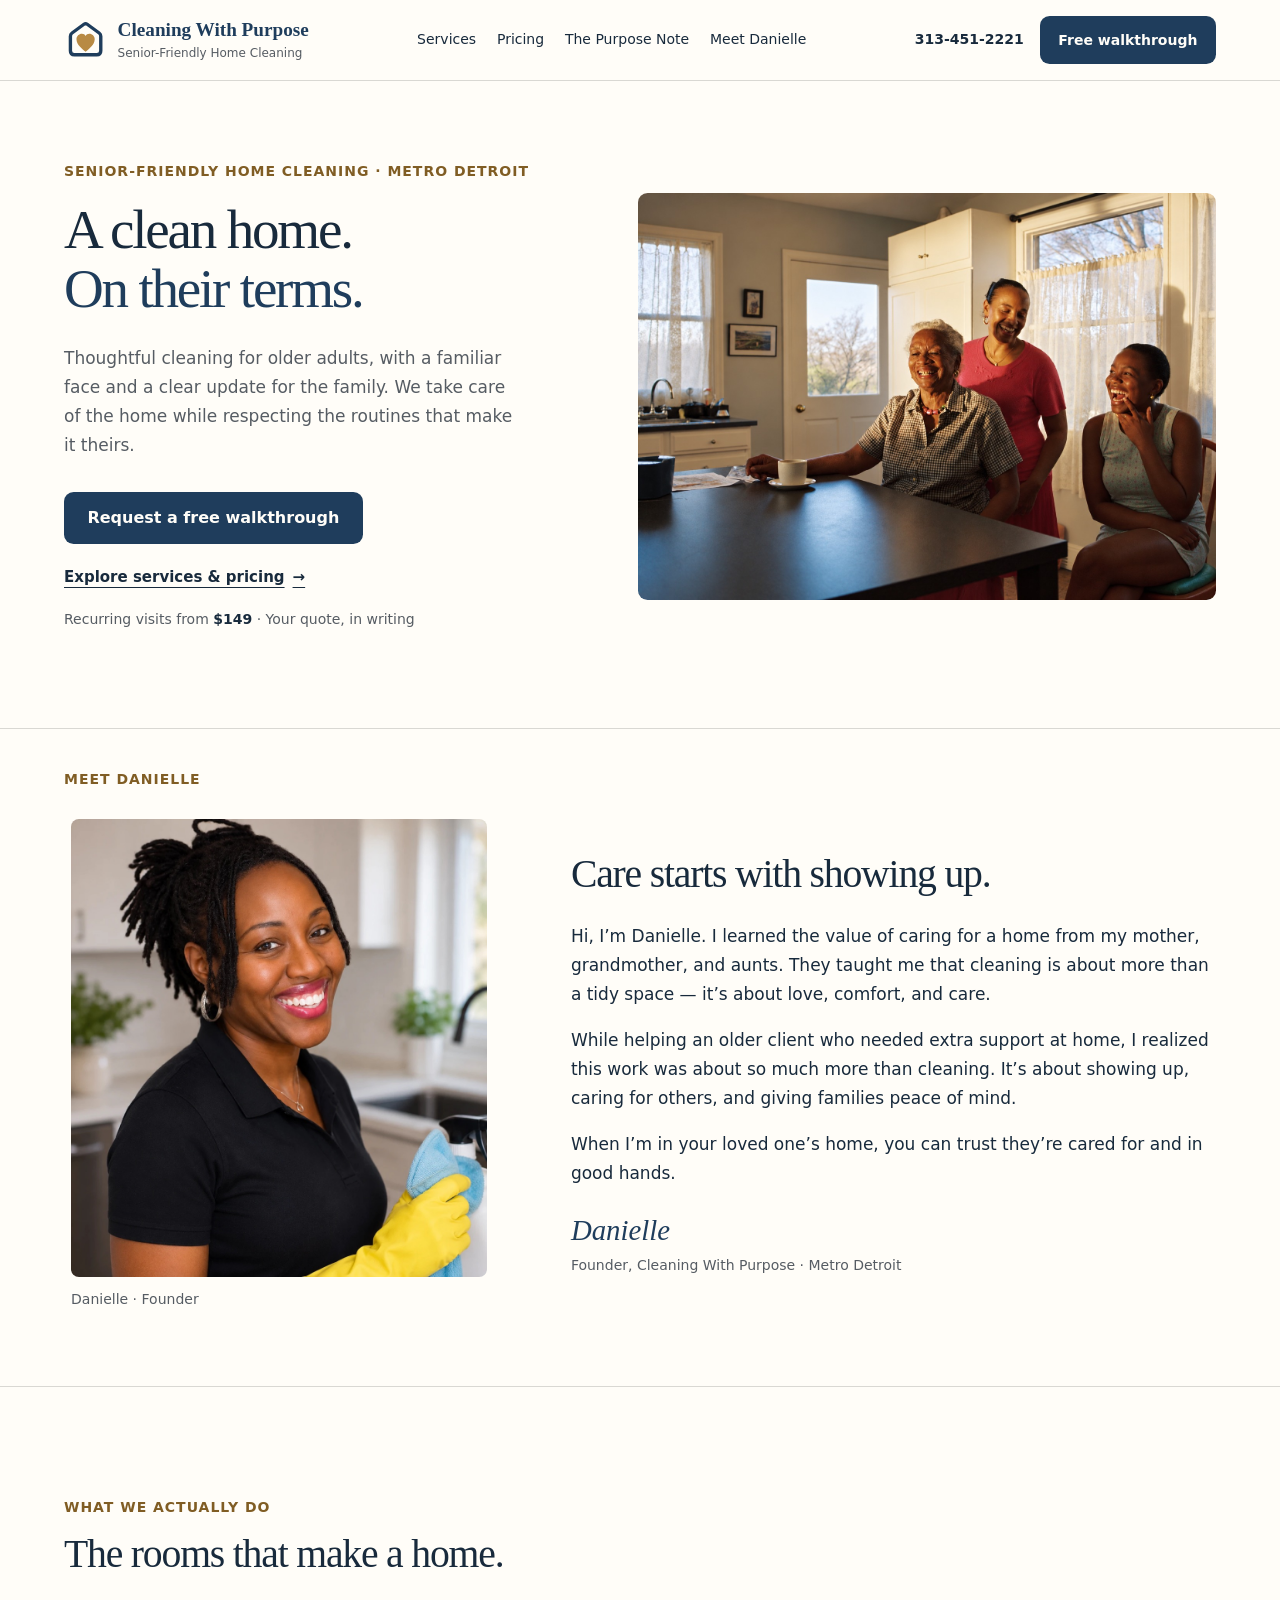
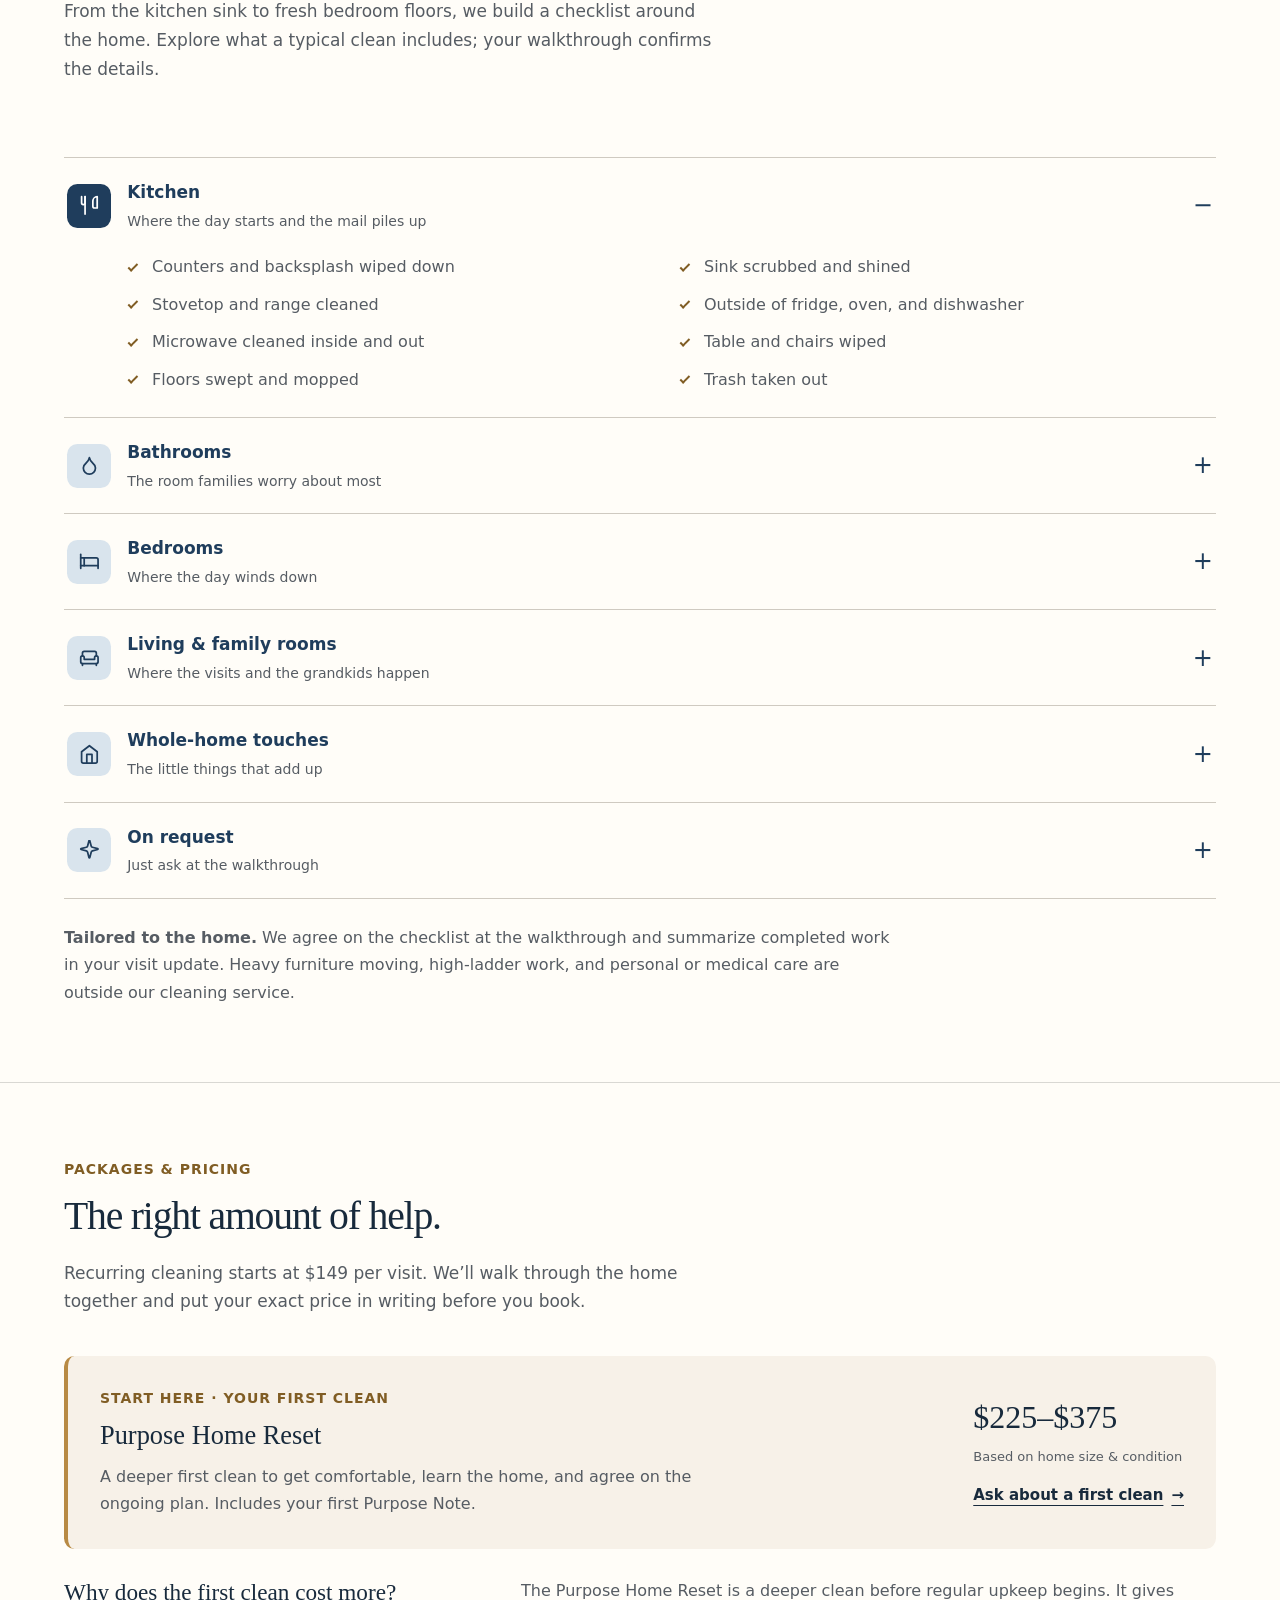
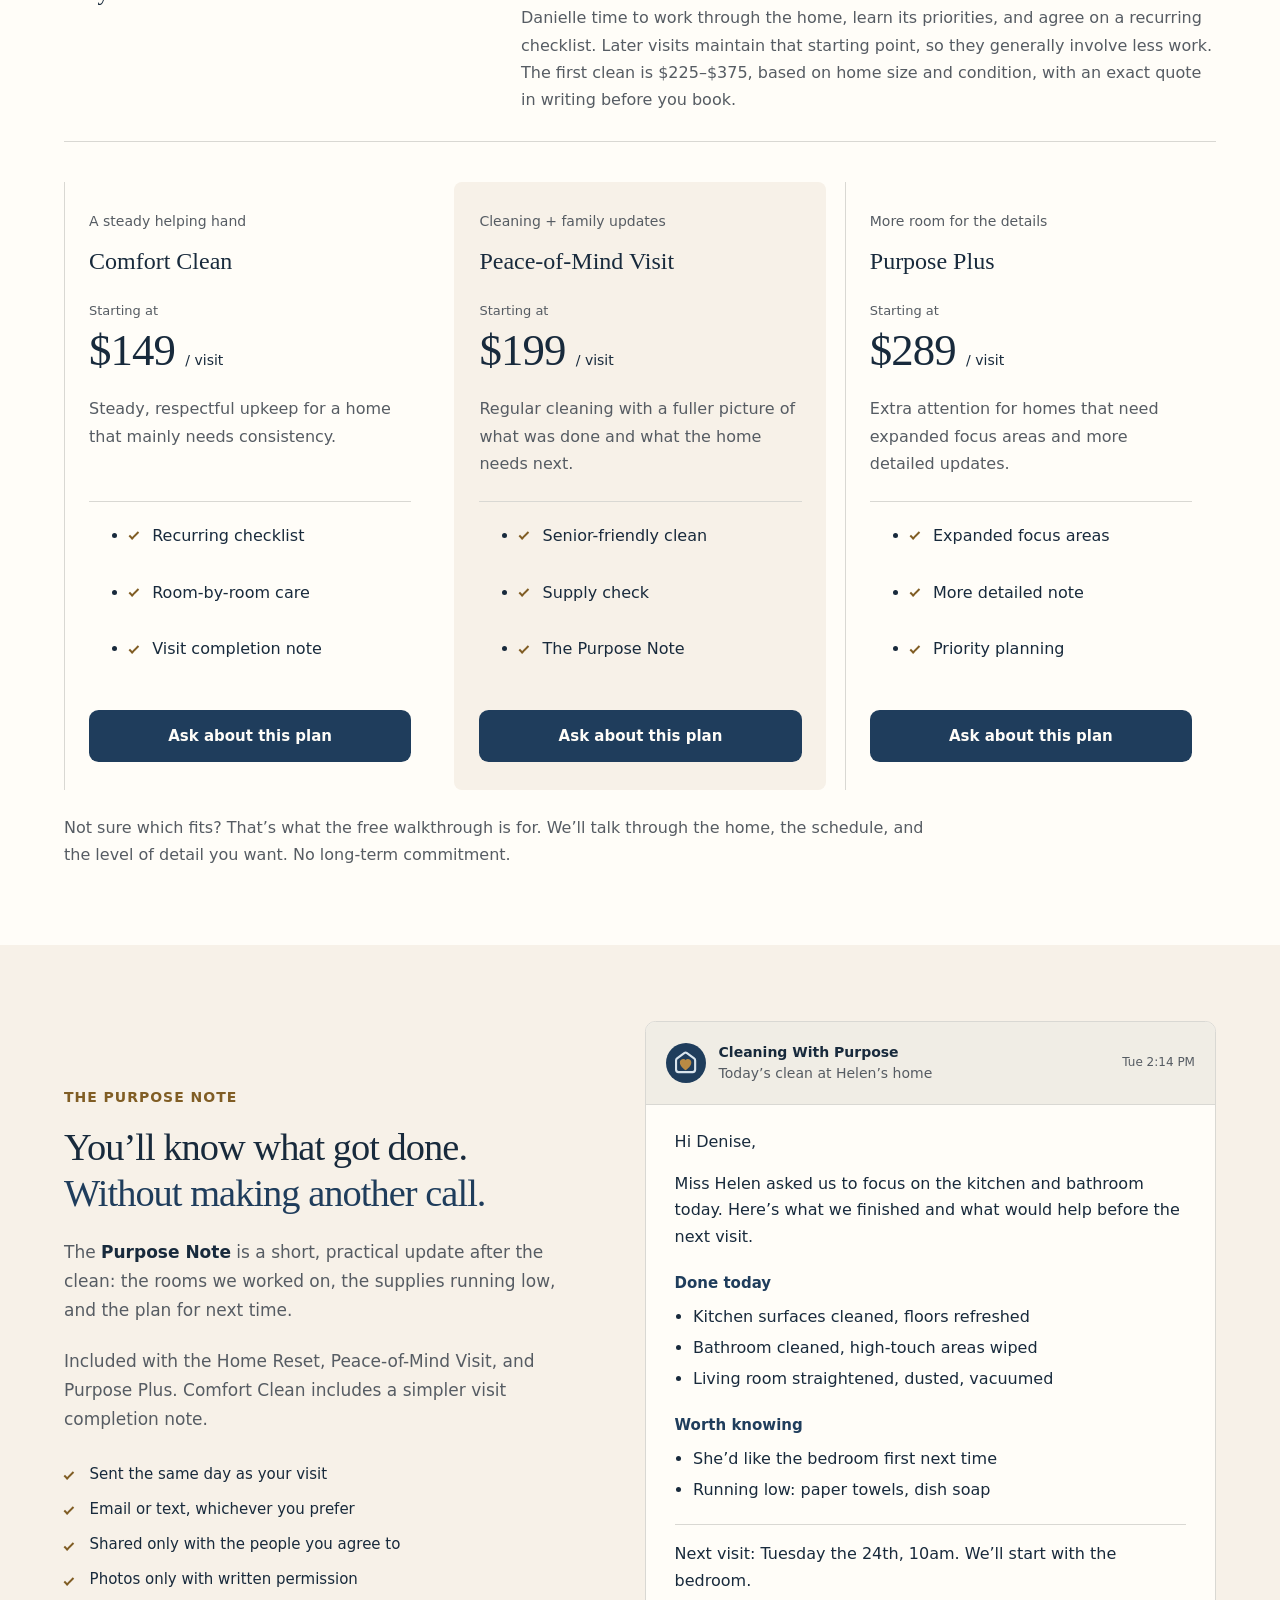
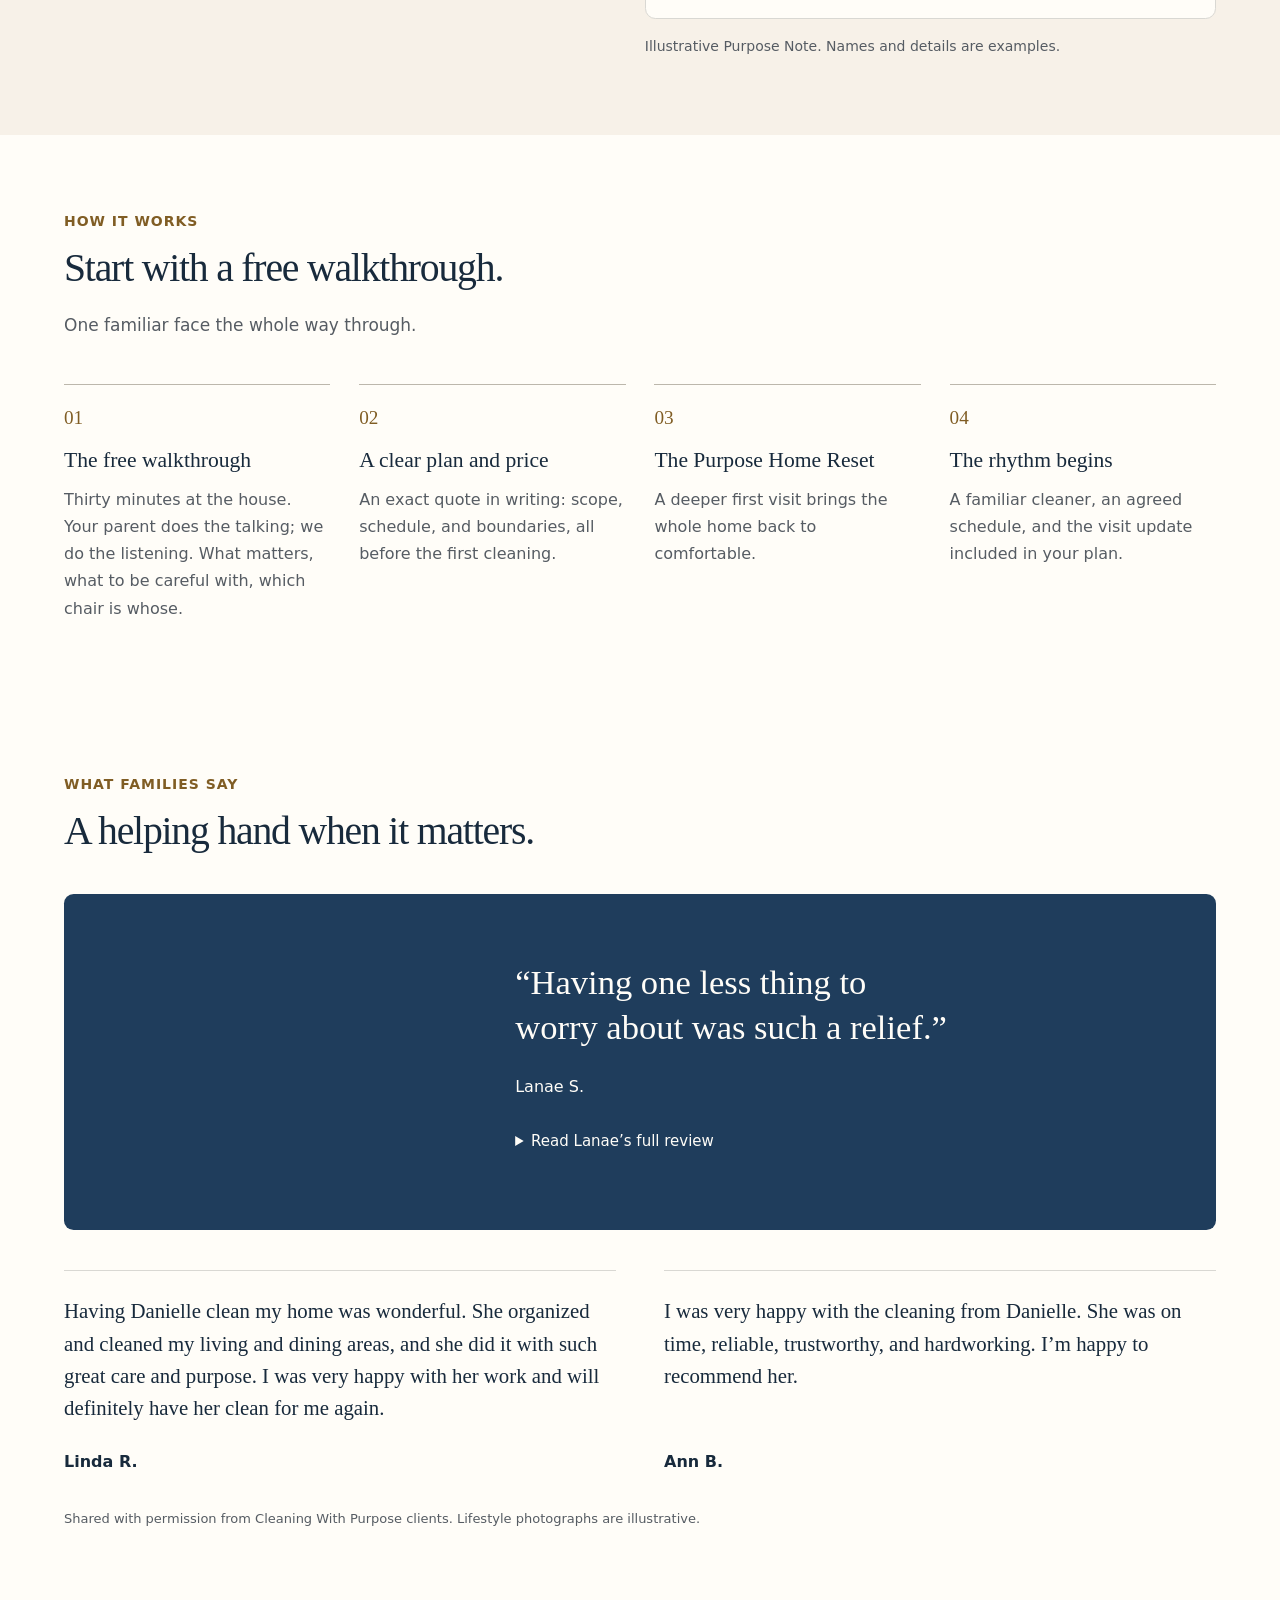
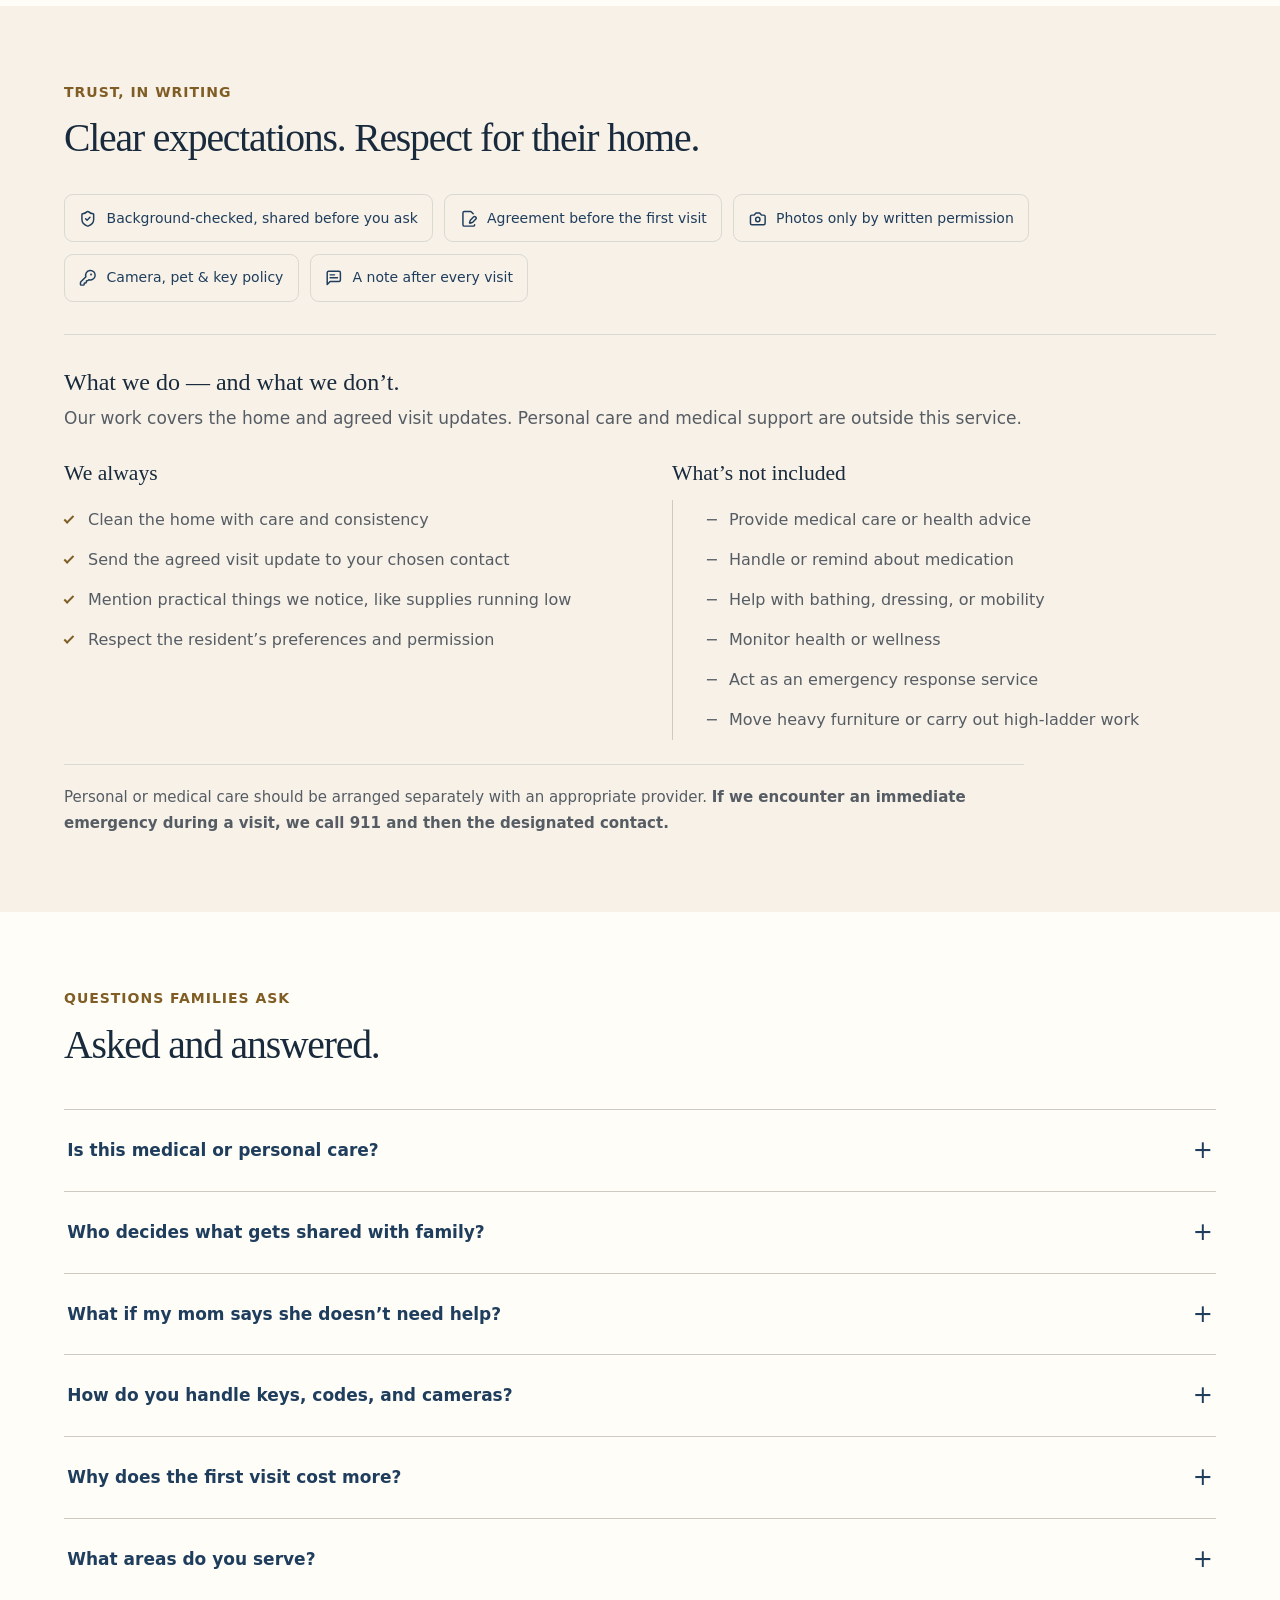
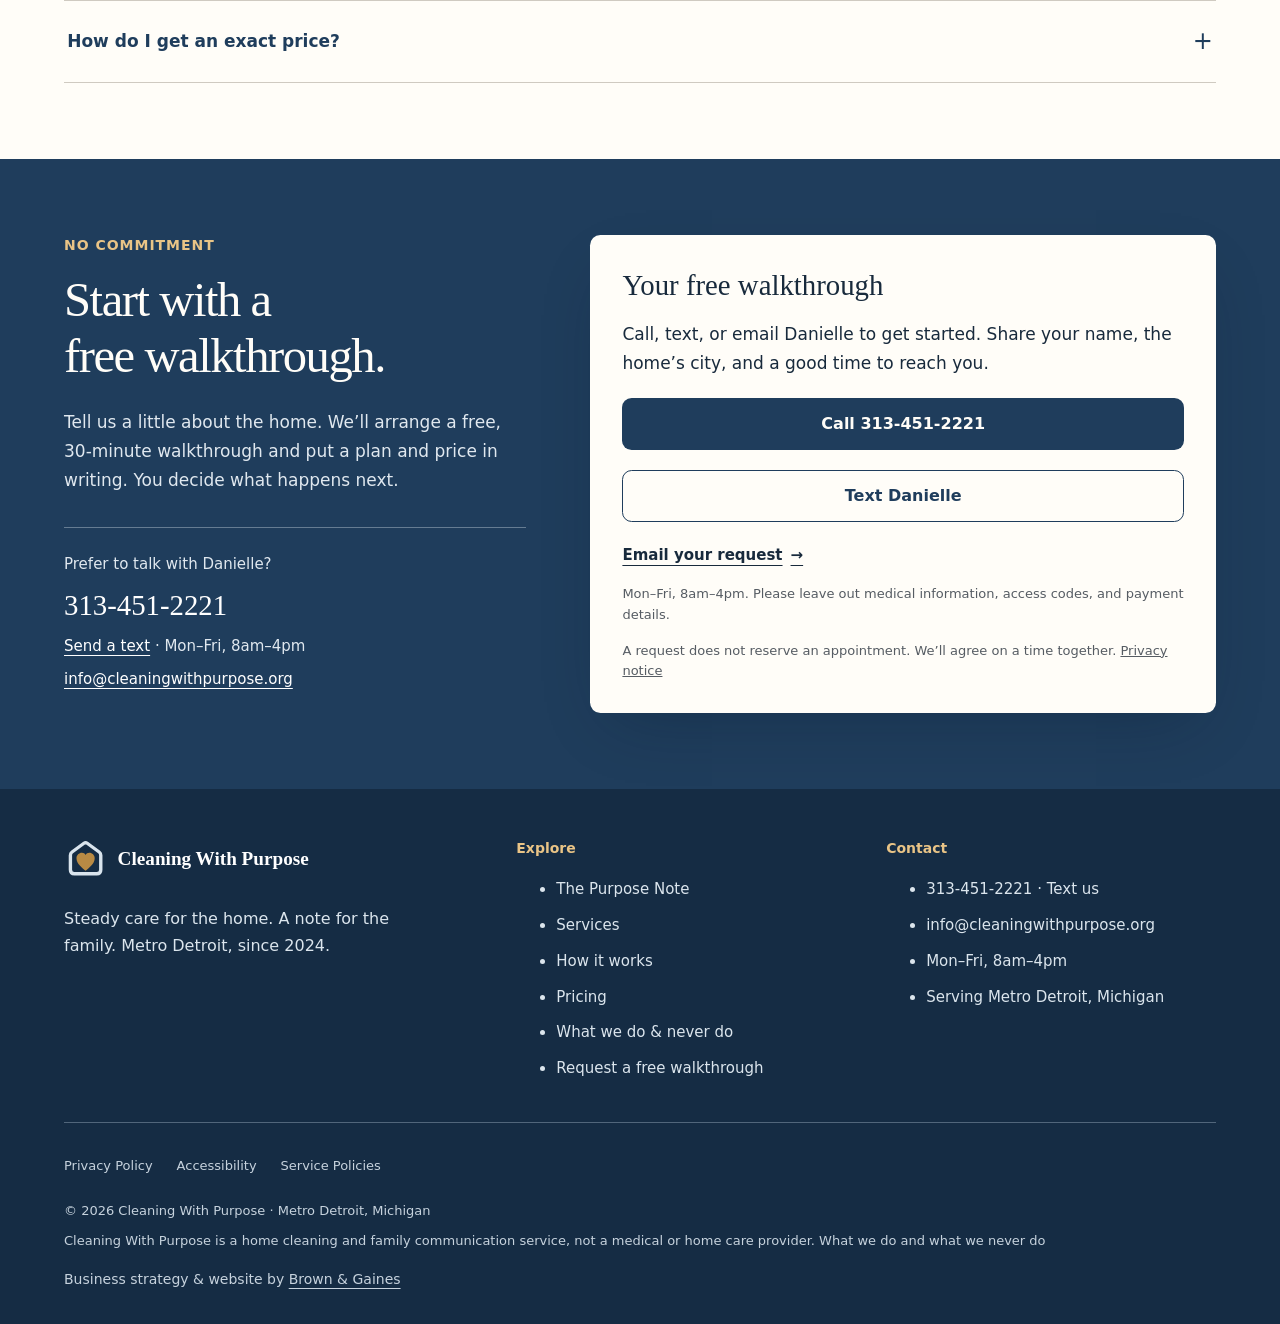
<file: index.html>
<!doctype html>
<html lang="en">
<head>
  <meta charset="UTF-8" />
  <meta http-equiv="Content-Security-Policy" content="default-src 'none'; script-src 'self' 'sha256-RWxbuo0mhsMdFYjve6i4T9tw5eZbkn97wxYijmNy1Wc='; style-src 'self' https://fonts.googleapis.com; font-src 'self' https://fonts.gstatic.com; img-src 'self'; connect-src 'self'; form-action 'self'; base-uri 'none'; object-src 'none'; frame-src 'none'; upgrade-insecure-requests" />
  <meta name="referrer" content="strict-origin-when-cross-origin" />
  <meta name="viewport" content="width=device-width, initial-scale=1.0" />
  <title>Senior Home Cleaning in Metro Detroit | Cleaning With Purpose</title>
  <meta name="description" content="Thoughtful home cleaning for older adults and their families across Metro Detroit. Recurring visits from $149, family updates, and a free walkthrough with a written quote." />
  <link rel="canonical" href="https://jbgainesiii-byte.github.io/cwpdetroit/" />
  <meta name="robots" content="index, follow, max-image-preview:large" />

  <!-- Open Graph -->
  <meta property="og:type" content="website" />
  <meta property="og:site_name" content="Cleaning With Purpose" />
  <meta property="og:locale" content="en_US" />
  <meta property="og:url" content="https://jbgainesiii-byte.github.io/cwpdetroit/" />
  <meta property="og:title" content="Senior Home Cleaning in Metro Detroit | Cleaning With Purpose" />
  <meta property="og:description" content="A clean home. On their terms. Senior-friendly cleaning across Metro Detroit, with a familiar face, family updates, and a free walkthrough." />
  <meta property="og:image" content="https://jbgainesiii-byte.github.io/cwpdetroit/assets/img/hero-kitchen.jpg" />

  <!-- Twitter -->
  <meta name="twitter:card" content="summary_large_image" />
  <meta name="twitter:title" content="Senior Home Cleaning in Metro Detroit | Cleaning With Purpose" />
  <meta name="twitter:description" content="A clean home. On their terms. Senior-friendly cleaning across Metro Detroit, with a familiar face, family updates, and a free walkthrough." />
  <meta name="twitter:image" content="https://jbgainesiii-byte.github.io/cwpdetroit/assets/img/hero-kitchen.jpg" />

  <meta name="theme-color" content="#1f3d5c" />

  <link rel="icon" type="image/svg+xml" href="assets/favicon.svg" />
  <link rel="preconnect" href="https://fonts.googleapis.com" />
  <link rel="preconnect" href="https://fonts.gstatic.com" crossorigin />
  <link rel="preload" as="image" href="assets/img/hero-kitchen-clear.jpg" fetchpriority="high" />
  <link href="https://fonts.googleapis.com/css2?family=Fraunces:ital,opsz,wght@0,9..144,500;0,9..144,600;1,9..144,500&amp;family=Inter:wght@400;500;600;700&amp;display=swap" rel="stylesheet" />
  <link rel="stylesheet" href="css/styles.css?v=20" />

  <!-- Structured data: LocalBusiness + Service + FAQ. Contact details match the visible site. -->
  <script type="application/ld+json">
{
  "@context": "https://schema.org",
  "@graph": [
    {
      "@type": "LocalBusiness",
      "@id": "https://jbgainesiii-byte.github.io/cwpdetroit/#business",
      "name": "Cleaning With Purpose",
      "description": "Senior-friendly home cleaning across Metro Detroit, with agreed visit updates for the household or family.",
      "url": "https://jbgainesiii-byte.github.io/cwpdetroit/",
      "telephone": "+1-313-451-2221",
      "email": "info@cleaningwithpurpose.org",
      "image": "https://jbgainesiii-byte.github.io/cwpdetroit/assets/img/hero-kitchen.jpg",
      "logo": "https://jbgainesiii-byte.github.io/cwpdetroit/assets/logo-mark.svg",
      "priceRange": "$$",
      "foundingDate": "2024",
      "address": {
        "@type": "PostalAddress",
        "addressLocality": "Detroit",
        "addressRegion": "MI",
        "addressCountry": "US"
      },
      "areaServed": [
        {
          "@type": "City",
          "name": "Detroit"
        },
        {
          "@type": "City",
          "name": "Dearborn"
        },
        {
          "@type": "City",
          "name": "Royal Oak"
        },
        {
          "@type": "City",
          "name": "Ferndale"
        },
        {
          "@type": "City",
          "name": "Southfield"
        },
        {
          "@type": "City",
          "name": "Troy"
        },
        {
          "@type": "City",
          "name": "Warren"
        },
        {
          "@type": "City",
          "name": "Grosse Pointe"
        },
        {
          "@type": "City",
          "name": "Livonia"
        }
      ],
      "openingHoursSpecification": [
        {
          "@type": "OpeningHoursSpecification",
          "dayOfWeek": [
            "Monday",
            "Tuesday",
            "Wednesday",
            "Thursday",
            "Friday"
          ],
          "opens": "08:00",
          "closes": "16:00"
        }
      ]
    },
    {
      "@type": "Service",
      "@id": "https://jbgainesiii-byte.github.io/cwpdetroit/#service",
      "serviceType": "Senior home cleaning",
      "name": "Senior-Friendly Home Cleaning",
      "provider": {
        "@id": "https://jbgainesiii-byte.github.io/cwpdetroit/#business"
      },
      "areaServed": {
        "@type": "Place",
        "name": "Metro Detroit, Michigan"
      },
      "hasOfferCatalog": {
        "@type": "OfferCatalog",
        "name": "Cleaning packages",
        "itemListElement": [
          {
            "@type": "Offer",
            "priceCurrency": "USD",
            "price": "225",
            "itemOffered": {
              "@type": "Service",
              "name": "Purpose Home Reset",
              "description": "The deeper first visit. From $225 to $375 by home size and condition."
            }
          },
          {
            "@type": "Offer",
            "priceCurrency": "USD",
            "price": "149",
            "itemOffered": {
              "@type": "Service",
              "name": "Comfort Clean",
              "description": "Recurring senior-friendly cleaning. From $149 per visit."
            }
          },
          {
            "@type": "Offer",
            "priceCurrency": "USD",
            "price": "199",
            "itemOffered": {
              "@type": "Service",
              "name": "Peace-of-Mind Visit",
              "description": "Recurring cleaning plus the Purpose Note. From $199 per visit."
            }
          },
          {
            "@type": "Offer",
            "priceCurrency": "USD",
            "price": "289",
            "itemOffered": {
              "@type": "Service",
              "name": "Purpose Plus",
              "description": "Recurring home cleaning with expanded focus areas and a more detailed Purpose Note. From $289 per visit."
            }
          }
        ]
      }
    },
    {
      "@type": "FAQPage",
      "@id": "https://jbgainesiii-byte.github.io/cwpdetroit/#faq",
      "mainEntity": [
        {
          "@type": "Question",
          "name": "Is this medical or personal care?",
          "acceptedAnswer": {
            "@type": "Answer",
            "text": "We provide home cleaning and agreed updates about the work. We do not provide personal care, medication support, health monitoring, or medical advice. Those services should be arranged separately with an appropriate provider."
          }
        },
        {
          "@type": "Question",
          "name": "Who decides what gets shared with family?",
          "acceptedAnswer": {
            "@type": "Answer",
            "text": "We agree with the resident, or their authorized representative where appropriate, on the cleaning priorities and who receives updates. The Purpose Note covers the home and the work completed. Photos require written permission; updates are never a secret from the person whose home it is."
          }
        },
        {
          "@type": "Question",
          "name": "What if my mom says she doesn’t need help?",
          "acceptedAnswer": {
            "@type": "Answer",
            "text": "The walkthrough is a chance to meet Danielle, ask questions, and decide what would actually help. Your parent can set the priorities and decide whether to go ahead. There is no obligation to book a clean."
          }
        },
        {
          "@type": "Question",
          "name": "How do you handle keys, codes, and cameras?",
          "acceptedAnswer": {
            "@type": "Answer",
            "text": "With a written access policy set before we arrive: keys, lockboxes, codes, parking, pets, all of it. Cameras in the home are completely fine with us."
          }
        },
        {
          "@type": "Question",
          "name": "Why does the first visit cost more?",
          "acceptedAnswer": {
            "@type": "Answer",
            "text": "The Purpose Home Reset is a deeper clean before regular upkeep begins. It gives Danielle time to work through the home, learn its priorities, and agree on a recurring checklist. Later visits maintain that starting point, so they generally involve less work. The first clean is $225–$375, based on home size and condition, with an exact quote in writing before you book."
          }
        },
        {
          "@type": "Question",
          "name": "What areas do you serve?",
          "acceptedAnswer": {
            "@type": "Answer",
            "text": "We serve Metro Detroit and the surrounding communities: Detroit, Dearborn, Royal Oak, Ferndale, Southfield, Troy, Warren, Grosse Pointe, and Livonia. Share the home’s city or ZIP with your request so we can confirm availability."
          }
        },
        {
          "@type": "Question",
          "name": "How do I get an exact price?",
          "acceptedAnswer": {
            "@type": "Answer",
            "text": "Book the free walkthrough below: thirty minutes at the house. You’ll have a clear plan and an exact quote in writing before anything is booked."
          }
        }
      ]
    }
  ]
}
  </script>
</head>
<body>
  <a class="skip-link" href="#main">Skip to content</a>

  <header class="site-header">
    <div class="container site-header__inner">
      <a class="brand" href="#top" aria-label="Cleaning With Purpose — home">
        <span class="brand__mark"><svg viewBox="0 0 64 64" xmlns="http://www.w3.org/2000/svg" role="img" aria-label="Cleaning With Purpose mark"><path d="M15.5 54.5 L48.5 54.5 Q54.5 54.5 54.5 48.5 L54.5 27 Q54.5 24 52.08 22.23 L34.42 9.27 Q32 7.5 29.58 9.27 L11.92 22.23 Q9.5 24 9.5 27 L9.5 48.5 Q9.5 54.5 15.5 54.5 Z" fill="none" stroke="#1F3D5C" stroke-width="5" stroke-linecap="round" stroke-linejoin="round"/><path d="M32 50.06 C27.27 46.01 18.5 39.93 18.5 31.5 C18.5 27.05 22.13 23.4 26.6 23.4 C28.96 23.4 30.98 24.62 32 26.51 C33.02 24.62 35.04 23.4 37.4 23.4 C41.87 23.4 45.5 27.05 45.5 31.5 C45.5 39.93 36.73 46.01 32 50.06 Z" fill="#B88A44"/></svg></span>
        <span>
          <span class="brand__name">Cleaning With Purpose</span>
          <span class="brand__tag">Senior-Friendly Home Cleaning</span>
        </span>
      </a>
      <nav class="site-nav" aria-label="Primary">
        <a href="#services">Services</a>
        <a href="#pricing">Pricing</a>
        <a href="#note">The Purpose Note</a>
        <a href="#founder">Meet Danielle</a>
      </nav>
      <div class="header-actions">
        <a class="header-phone" href="tel:+13134512221">313-451-2221</a>
        <a class="btn btn--primary" href="#request">Free walkthrough</a>
      </div>
      <button class="nav-toggle" type="button" aria-expanded="false" aria-controls="mobile-nav" aria-label="Open menu" hidden>
        <svg viewBox="0 0 24 24" width="22" height="22" fill="none" stroke="currentColor" stroke-width="2" stroke-linecap="round" aria-hidden="true"><path d="M4 7h16M4 12h16M4 17h16"/></svg>
      </button>
    </div>
    <nav class="mobile-nav" id="mobile-nav" aria-label="Mobile">
      <a href="#note">The Purpose Note</a>
      <a href="#services">Services</a>
      <a href="#how">How it works</a>
      <a href="#pricing">Pricing</a>
      <a href="#founder">Meet Danielle</a>
      <a href="#faq">FAQ</a>
      <a href="tel:+13134512221">Call 313-451-2221</a>
      <a class="btn btn--primary" href="#request">Request a free walkthrough</a>
    </nav>
  </header>

  <main id="main">
    <section class="hero" id="top" aria-labelledby="hero-title">
      <div class="container hero__layout">
        <div class="hero__inner">
          <p class="eyebrow">Senior-friendly home cleaning &middot; Metro Detroit</p>
          <h1 id="hero-title">A clean home.<br /><em>On their terms.</em></h1>
          <p class="hero__sub">Thoughtful cleaning for older adults, with a familiar face and a clear update for the family. We take care of the home while respecting the routines that make it theirs.</p>
          <div class="hero__ctas">
            <a class="btn btn--primary" href="#request">Request a free walkthrough</a>
            <a class="text-link" href="#pricing">Explore services &amp; pricing <span aria-hidden="true">&rarr;</span></a>
          </div>
          <p class="hero__meta">Recurring visits from <strong>$149</strong> &middot; Your quote, in writing</p>
        </div>
        <figure class="hero__photo">
          <img class="hero__img" src="assets/img/hero-kitchen-clear.jpg" alt="Three generations sharing a laugh around the kitchen table" width="1495" height="1052" fetchpriority="high" />
        </figure>
      </div>
    </section>

    <section class="section section--white" id="founder">
      <div class="container">
        <p class="eyebrow">Meet Danielle</p>
        <div class="letter-grid">
          <div>
            <div class="photo-frame">

              <img src="assets/img/danielle.jpg" alt="Danielle, founder of Cleaning With Purpose" width="1100" height="1100" loading="lazy" decoding="async" />
              <p class="cap">Danielle &middot; Founder</p>
            </div>
          </div>
          <div class="letter">
            <h2 class="section-title">Care starts with showing up.</h2>
            <p>Hi, I’m Danielle. I learned the value of caring for a home from my mother, grandmother, and aunts. They taught me that cleaning is about more than a tidy space — it’s about love, comfort, and care.</p>
            <p>While helping an older client who needed extra support at home, I realized this work was about so much more than cleaning. It’s about showing up, caring for others, and giving families peace of mind.</p>
            <p>When I’m in your loved one’s home, you can trust they’re cared for and in good hands.</p>

            <p class="sig">Danielle</p>
            <p class="sig-note">Founder, Cleaning With Purpose &middot; Metro Detroit</p>
          </div>
        </div>
      </div>
    </section>

    <section class="section section--white" id="services">
      <div class="container">
        <div class="services-intro"><div><p class="eyebrow">What we actually do</p>
        <h2 class="section-title">The rooms that make a home.</h2>
        <p class="section-intro">From the kitchen sink to fresh bedroom floors, we build a checklist around the home. Explore what a typical clean includes; your walkthrough confirms the details.</p>
        </div><figure class="detail-photo"><img src="assets/img/towels-detail.jpg" alt="Neatly folded ivory towels on a sunlit wooden shelf" width="1536" height="1024" loading="lazy" decoding="async" /></figure></div>
        <div class="rooms">
          <details class="faq room" open>
            <summary><span class="room-ic"><svg viewBox="0 0 24 24" fill="none" stroke="currentColor" stroke-width="2" stroke-linecap="round" stroke-linejoin="round" aria-hidden="true"><path d="M3 2v7c0 1.1.9 2 2 2a2 2 0 0 0 2-2V2"/><path d="M7 2v20"/><path d="M21 15V2a5 5 0 0 0-5 5v6c0 1.1.9 2 2 2h3Z"/></svg></span><span class="room-txt">Kitchen<span class="room-sub">Where the day starts and the mail piles up</span></span></summary>
            <ul class="room-tasks">
              <li>Counters and backsplash wiped down</li>
              <li>Sink scrubbed and shined</li>
              <li>Stovetop and range cleaned</li>
              <li>Outside of fridge, oven, and dishwasher</li>
              <li>Microwave cleaned inside and out</li>
              <li>Table and chairs wiped</li>
              <li>Floors swept and mopped</li>
              <li>Trash taken out</li>
            </ul>
          </details>
          <details class="faq room">
            <summary><span class="room-ic"><svg viewBox="0 0 24 24" fill="none" stroke="currentColor" stroke-width="2" stroke-linecap="round" stroke-linejoin="round" aria-hidden="true"><path d="M12 22a7 7 0 0 0 7-7c0-2-1-3.9-3-5.5s-3.5-4-4-6.5c-.5 2.5-2 4.9-4 6.5C6 11.1 5 13 5 15a7 7 0 0 0 7 7z"/></svg></span><span class="room-txt">Bathrooms<span class="room-sub">The room families worry about most</span></span></summary>
            <ul class="room-tasks">
              <li>Toilet cleaned and sanitized</li>
              <li>Tub and shower scrubbed</li>
              <li>Sink, counter, and faucet</li>
              <li>Mirror polished</li>
              <li>Fixtures and handles shined</li>
              <li>Floors washed</li>
              <li>Trash emptied</li>
              <li>Fresh towels set out, if left for us</li>
            </ul>
          </details>
          <details class="faq room">
            <summary><span class="room-ic"><svg viewBox="0 0 24 24" fill="none" stroke="currentColor" stroke-width="2" stroke-linecap="round" stroke-linejoin="round" aria-hidden="true"><path d="M2 4v16"/><path d="M2 8h18a2 2 0 0 1 2 2v10"/><path d="M2 17h20"/><path d="M6 8v9"/></svg></span><span class="room-txt">Bedrooms<span class="room-sub">Where the day winds down</span></span></summary>
            <ul class="room-tasks">
              <li>Beds made (linens changed when left out)</li>
              <li>Nightstands and surfaces dusted</li>
              <li>Mirrors and glass</li>
              <li>A gentle tidy and reset</li>
              <li>Floors vacuumed or mopped</li>
              <li>Trash emptied</li>
            </ul>
          </details>
          <details class="faq room">
            <summary><span class="room-ic"><svg viewBox="0 0 24 24" fill="none" stroke="currentColor" stroke-width="2" stroke-linecap="round" stroke-linejoin="round" aria-hidden="true"><path d="M20 9V6a2 2 0 0 0-2-2H6a2 2 0 0 0-2 2v3"/><path d="M2 11v5a2 2 0 0 0 2 2h16a2 2 0 0 0 2-2v-5a2 2 0 0 0-4 0v2H6v-2a2 2 0 0 0-4 0Z"/><path d="M4 18v2"/><path d="M20 18v2"/></svg></span><span class="room-txt">Living &amp; family rooms<span class="room-sub">Where the visits and the grandkids happen</span></span></summary>
            <ul class="room-tasks">
              <li>Dusting, including reachable high-touch spots</li>
              <li>Surfaces and side tables</li>
              <li>Cushions and throws straightened</li>
              <li>Glass tables and TV screens</li>
              <li>Floors vacuumed or mopped</li>
              <li>A light tidy, nothing moved without asking</li>
            </ul>
          </details>
          <details class="faq room">
            <summary><span class="room-ic"><svg viewBox="0 0 24 24" fill="none" stroke="currentColor" stroke-width="2" stroke-linecap="round" stroke-linejoin="round" aria-hidden="true"><path d="m3 9 9-7 9 7v11a2 2 0 0 1-2 2H5a2 2 0 0 1-2-2z"/><path d="M9 22V12h6v10"/></svg></span><span class="room-txt">Whole-home touches<span class="room-sub">The little things that add up</span></span></summary>
            <ul class="room-tasks">
              <li>Light switches, door handles, and railings</li>
              <li>Baseboards (on a rotating schedule)</li>
              <li>Interior glass and entryways</li>
              <li>A supply check for what&rsquo;s running low</li>
            </ul>
          </details>
          <details class="faq room">
            <summary><span class="room-ic"><svg viewBox="0 0 24 24" fill="none" stroke="currentColor" stroke-width="2" stroke-linecap="round" stroke-linejoin="round" aria-hidden="true"><path d="M9.94 14.06A2 2 0 0 0 8.5 12.6L2.4 11a.5.5 0 0 1 0-.97L8.5 8.4A2 2 0 0 0 9.94 6.94L11.5.8a.5.5 0 0 1 .97 0l1.57 6.14A2 2 0 0 0 15.5 8.4l6.1 1.63a.5.5 0 0 1 0 .97L15.5 12.6a2 2 0 0 0-1.44 1.46L12.47 20.2a.5.5 0 0 1-.97 0z"/></svg></span><span class="room-txt">On request<span class="room-sub">Just ask at the walkthrough</span></span></summary>
            <ul class="room-tasks">
              <li>Inside the fridge</li>
              <li>Inside the oven</li>
              <li>Interior windows</li>
              <li>Laundry washed or folded</li>
              <li>Light decluttering, only with permission</li>
              <li>Seasonal deep-clean focus areas</li>
            </ul>
          </details>
        </div>
        <p class="rooms-note"><strong>Tailored to the home.</strong> We agree on the checklist at the walkthrough and summarize completed work in your visit update. Heavy furniture moving, high-ladder work, and personal or medical care are outside our cleaning service.</p>
      </div>
    </section>

    <section class="section section--white" id="pricing">
      <div class="container">
        <p class="eyebrow">Packages &amp; pricing</p>
        <h2 class="section-title">The right amount of help.</h2>
        <p class="section-intro">Recurring cleaning starts at $149 per visit. We&rsquo;ll walk through the home together and put your exact price in writing before you book.</p>
        <article class="reset-plan">
          <div><p class="eyebrow">Start here &middot; Your first clean</p><h3>Purpose Home Reset</h3><p>A deeper first clean to get comfortable, learn the home, and agree on the ongoing plan. Includes your first Purpose Note.</p></div>
          <div class="reset-plan__action"><p class="reset-plan__price">$225&ndash;$375</p><span>Based on home size &amp; condition</span><a class="text-link" href="#request" data-plan="Purpose Home Reset">Ask about a first clean <span aria-hidden="true">&rarr;</span></a></div>
        </article>
        <div class="first-visit-explainer" id="first-visit"><h3>Why does the first clean cost more?</h3><p>The Purpose Home Reset is a deeper clean before regular upkeep begins. It gives Danielle time to work through the home, learn its priorities, and agree on a recurring checklist. Later visits maintain that starting point, so they generally involve less work. The first clean is $225–$375, based on home size and condition, with an exact quote in writing before you book.</p></div>
        <div class="pricing-grid">
          <article class="plan">
            <p class="plan__eyebrow">A steady helping hand</p>
            <h3 class="plan__name">Comfort Clean</h3>
            <p class="plan__price"><small>Starting at</small>$149 <span>/ visit</span></p>
            <p class="plan__for">Steady, respectful upkeep for a home that mainly needs consistency.</p>
            <ul>
              <li>Recurring checklist</li>
              <li>Room-by-room care</li>
              <li>Visit completion note</li>
            </ul>
            <a class="btn btn--primary" href="#request" data-plan="Comfort Clean" aria-label="Ask about Comfort Clean">Ask about this plan</a>
          </article>
          <article class="plan plan--featured">
            <p class="plan__eyebrow">Cleaning + family updates</p>
            <h3 class="plan__name">Peace-of-Mind Visit</h3>
            <p class="plan__price"><small>Starting at</small>$199 <span>/ visit</span></p>
            <p class="plan__for">Regular cleaning with a fuller picture of what was done and what the home needs next.</p>
            <ul>
              <li>Senior-friendly clean</li>
              <li>Supply check</li>
              <li>The Purpose Note</li>
            </ul>
            <a class="btn btn--primary" href="#request" data-plan="Peace-of-Mind Visit" aria-label="Ask about Peace-of-Mind Visit">Ask about this plan</a>
          </article>
          <article class="plan">
            <p class="plan__eyebrow">More room for the details</p>
            <h3 class="plan__name">Purpose Plus</h3>
            <p class="plan__price"><small>Starting at</small>$289 <span>/ visit</span></p>
            <p class="plan__for">Extra attention for homes that need expanded focus areas and more detailed updates.</p>
            <ul>
              <li>Expanded focus areas</li>
              <li>More detailed note</li>
              <li>Priority planning</li>
            </ul>
            <a class="btn btn--primary" href="#request" data-plan="Purpose Plus" aria-label="Ask about Purpose Plus">Ask about this plan</a>
          </article>
        </div>
        <p class="pricing-note">Not sure which fits? That&rsquo;s what the free walkthrough is for. We&rsquo;ll talk through the home, the schedule, and the level of detail you want. No long-term commitment.</p>
      </div>
    </section>

    <section class="section section--cream note-section" id="note">
      <div class="container">
        <div class="note-grid">
          <div class="note-copy">
            <p class="eyebrow">The Purpose Note</p>
            <h2 class="statement">You&rsquo;ll know what got done.<br /><em>Without making another call.</em></h2>
            <p>The <strong>Purpose Note</strong> is a short, practical update after the clean: the rooms we worked on, the supplies running low, and the plan for next time.</p>
            <p>Included with the Home Reset, Peace-of-Mind Visit, and Purpose Plus. Comfort Clean includes a simpler visit completion note.</p>
            <ul class="note-points">
              <li>Sent the same day as your visit</li>
              <li>Email or text, whichever you prefer</li>
              <li>Shared only with the people you agree to</li>
              <li>Photos only with written permission</li>
            </ul>
          </div>
          <div>
            <article class="email" aria-label="Sample Purpose Note">
              <div class="email__bar">
                <span class="email__avatar" aria-hidden="true"><svg viewBox="0 0 64 64" xmlns="http://www.w3.org/2000/svg"><path d="M15.5 54.5 L48.5 54.5 Q54.5 54.5 54.5 48.5 L54.5 27 Q54.5 24 52.08 22.23 L34.42 9.27 Q32 7.5 29.58 9.27 L11.92 22.23 Q9.5 24 9.5 27 L9.5 48.5 Q9.5 54.5 15.5 54.5 Z" fill="none" stroke="#D9E4ED" stroke-width="5" stroke-linecap="round" stroke-linejoin="round"/><path d="M32 50.06 C27.27 46.01 18.5 39.93 18.5 31.5 C18.5 27.05 22.13 23.4 26.6 23.4 C28.96 23.4 30.98 24.62 32 26.51 C33.02 24.62 35.04 23.4 37.4 23.4 C41.87 23.4 45.5 27.05 45.5 31.5 C45.5 39.93 36.73 46.01 32 50.06 Z" fill="#B88A44"/></svg></span>
                <span class="email__meta">
                  <span class="email__from">Cleaning With Purpose</span>
                  <span class="email__subject">Today&rsquo;s clean at Helen&rsquo;s home</span>
                </span>
                <span class="email__time">Tue 2:14 PM</span>
              </div>
              <div class="email__body">
                <p>Hi Denise,</p>
                <p>Miss Helen asked us to focus on the kitchen and bathroom today. Here&rsquo;s what we finished and what would help before the next visit.</p>
                <h3>Done today</h3>
                <ul>
                  <li>Kitchen surfaces cleaned, floors refreshed</li>
                  <li>Bathroom cleaned, high-touch areas wiped</li>
                  <li>Living room straightened, dusted, vacuumed</li>
                </ul>
                <h3>Worth knowing</h3>
                <ul>
                  <li>She&rsquo;d like the bedroom first next time</li>
                  <li>Running low: paper towels, dish soap</li>
                </ul>
                <p class="email__next">Next visit: Tuesday the 24th, 10am. We&rsquo;ll start with the bedroom.</p>
              </div>
            </article>
            <p class="email__caption">Illustrative Purpose Note. Names and details are examples.</p>
          </div>
        </div>
      </div>
    </section>

    <section class="section section--white" id="how">
      <div class="container">
        <p class="eyebrow">How it works</p>
        <h2 class="section-title">Start with a free walkthrough.</h2>
        <p class="section-intro">One familiar face the whole way through.</p>
        <ol class="steps">
          <li class="step">
            <p class="step__num">01</p>
            <h3>The free walkthrough</h3>
            <p>Thirty minutes at the house. Your parent does the talking; we do the listening. What matters, what to be careful with, which chair is whose.</p>
          </li>
          <li class="step">
            <p class="step__num">02</p>
            <h3>A clear plan and price</h3>
            <p>An exact quote in writing: scope, schedule, and boundaries, all before the first cleaning.</p>
          </li>
          <li class="step">
            <p class="step__num">03</p>
            <h3>The Purpose Home Reset</h3>
            <p>A deeper first visit brings the whole home back to comfortable.</p>
          </li>
          <li class="step">
            <p class="step__num">04</p>
            <h3>The rhythm begins</h3>
            <p>A familiar cleaner, an agreed schedule, and the visit update included in your plan.</p>
          </li>
        </ol>
      </div>
    </section>

    <section class="section section--white" id="testimonials" aria-labelledby="reviews-title">
      <div class="container">
        <p class="eyebrow">What families say</p>
        <h2 class="section-title" id="reviews-title">A helping hand when it matters.</h2>
        <div class="review-feature">
          <figure class="review-detail"><img src="assets/img/throw-detail.jpg" alt="A hand gently straightening a cream throw on a navy chair" width="1536" height="1024" loading="lazy" decoding="async" /></figure>
          <article class="review-story"><blockquote class="review-pullquote">&ldquo;Having one less thing to worry about was such a relief.&rdquo;</blockquote><p class="review-author">Lanae S.</p>
            <details class="full-review"><summary>Read Lanae&rsquo;s full review</summary><blockquote>When I was going through a difficult season and needed extra support at home, Danielle stepped in and took care of the cleaning with so much care and compassion. Having one less thing to worry about was such a relief. She made sure my home was cared for while allowing me to focus on what I needed most. It was more than having a clean home—it was having a helping hand when I truly needed one.</blockquote></details>
          </article>
        </div>
        <div class="tcards"><article class="tcard"><blockquote>Having Danielle clean my home was wonderful. She organized and cleaned my living and dining areas, and she did it with such great care and purpose. I was very happy with her work and will definitely have her clean for me again.</blockquote><p class="who"><b>Linda R.</b></p></article>
<article class="tcard"><blockquote>I was very happy with the cleaning from Danielle. She was on time, reliable, trustworthy, and hardworking. I’m happy to recommend her.</blockquote><p class="who"><b>Ann B.</b></p></article></div>
        <p class="testimonials-note">Shared with permission from Cleaning With Purpose clients. Lifestyle photographs are illustrative.</p>
      </div>
    </section>

    <section class="section section--white" id="trust">
      <div class="container">
        <p class="eyebrow">Trust, in writing</p>
        <h2 class="section-title">Clear expectations. Respect for their home.</h2>
        <ul class="trust-strip">
          <li class="trust-chip"><svg viewBox="0 0 24 24" fill="none" stroke="currentColor" stroke-width="2" stroke-linecap="round" stroke-linejoin="round" aria-hidden="true"><path d="M20 13c0 5-3.5 7.5-7.66 8.95a1 1 0 0 1-.67-.01C7.5 20.5 4 18 4 13V6a1 1 0 0 1 1-1c2 0 4.5-1.2 6.24-2.72a1.17 1.17 0 0 1 1.52 0C14.51 3.81 17 5 19 5a1 1 0 0 1 1 1z"/><path d="m9 12 2 2 4-4"/></svg>Background-checked, shared before you ask</li>
          <li class="trust-chip"><svg viewBox="0 0 24 24" fill="none" stroke="currentColor" stroke-width="2" stroke-linecap="round" stroke-linejoin="round" aria-hidden="true"><path d="m18 5-2.414-2.414A2 2 0 0 0 14.172 2H6a2 2 0 0 0-2 2v16a2 2 0 0 0 2 2h12a2 2 0 0 0 2-2"/><path d="M21.378 12.626a1 1 0 0 0-3.004-3.004l-4.01 4.012a2 2 0 0 0-.506.854l-.837 2.87a.5.5 0 0 0 .62.62l2.87-.837a2 2 0 0 0 .854-.506z"/></svg>Agreement before the first visit</li>
          <li class="trust-chip"><svg viewBox="0 0 24 24" fill="none" stroke="currentColor" stroke-width="2" stroke-linecap="round" stroke-linejoin="round" aria-hidden="true"><path d="M14.5 4h-5L7 7H4a2 2 0 0 0-2 2v9a2 2 0 0 0 2 2h16a2 2 0 0 0 2-2V9a2 2 0 0 0-2-2h-3l-2.5-3z"/><circle cx="12" cy="13" r="3"/></svg>Photos only by written permission</li>
          <li class="trust-chip"><svg viewBox="0 0 24 24" fill="none" stroke="currentColor" stroke-width="2" stroke-linecap="round" stroke-linejoin="round" aria-hidden="true"><path d="M2.586 17.414A2 2 0 0 0 2 18.828V21a1 1 0 0 0 1 1h3a1 1 0 0 0 1-1v-1a1 1 0 0 1 1-1h1a1 1 0 0 0 1-1v-1a1 1 0 0 1 1-1h.172a2 2 0 0 0 1.414-.586l.814-.814a6.5 6.5 0 1 0-4-4z"/><circle cx="16.5" cy="7.5" r=".5" fill="currentColor"/></svg>Camera, pet &amp; key policy</li>
          <li class="trust-chip"><svg viewBox="0 0 24 24" fill="none" stroke="currentColor" stroke-width="2" stroke-linecap="round" stroke-linejoin="round" aria-hidden="true"><path d="M21 15a2 2 0 0 1-2 2H7l-4 4V5a2 2 0 0 1 2-2h14a2 2 0 0 1 2 2z"/><path d="M13 8H7"/><path d="M17 12H7"/></svg>A note after every visit</li>
        </ul>
        <div class="bound-card">
          <h3 class="scope-title">What we do &mdash; and what we don&rsquo;t.</h3>
          <p class="scope-intro">Our work covers the home and agreed visit updates. Personal care and medical support are outside this service.</p>
          <div class="bound-cols">
            <div>
              <h3>We always</h3>
              <ul class="yes">
                <li>Clean the home with care and consistency</li>
                <li>Send the agreed visit update to your chosen contact</li>
                <li>Mention practical things we notice, like supplies running low</li>
                <li>Respect the resident&rsquo;s preferences and permission</li>
              </ul>
            </div>
            <div>
              <h3>What&rsquo;s not included</h3>
              <ul class="no">
                <li>Provide medical care or health advice</li>
                <li>Handle or remind about medication</li>
                <li>Help with bathing, dressing, or mobility</li>
                <li>Monitor health or wellness</li>
                <li>Act as an emergency response service</li>
                <li>Move heavy furniture or carry out high-ladder work</li>
              </ul>
            </div>
          </div>
          <p class="outro">Personal or medical care should be arranged separately with an appropriate provider. <strong>If we encounter an immediate emergency during a visit, we call 911 and then the designated contact.</strong></p>
        </div>
      </div>
    </section>

    <section class="section section--white" id="faq">
      <div class="container">
        <p class="eyebrow">Questions families ask</p>
        <h2 class="section-title">Asked and answered.</h2>
        <div class="faq-list">
          <details class="faq">
            <summary>Is this medical or personal care?</summary>
            <div>We provide home cleaning and agreed updates about the work. We do not provide personal care, medication support, health monitoring, or medical advice. Those services should be arranged separately with an appropriate provider.</div>
          </details>
          <details class="faq">
            <summary>Who decides what gets shared with family?</summary>
            <div>We agree with the resident, or their authorized representative where appropriate, on the cleaning priorities and who receives updates. The Purpose Note covers the home and the work completed. Photos require written permission; updates are never a secret from the person whose home it is.</div>
          </details>
          <details class="faq">
            <summary>What if my mom says she doesn&rsquo;t need help?</summary>
            <div>The walkthrough is a chance to meet Danielle, ask questions, and decide what would actually help. Your parent can set the priorities and decide whether to go ahead. There is no obligation to book a clean.</div>
          </details>
          <details class="faq">
            <summary>How do you handle keys, codes, and cameras?</summary>
            <div>With a written access policy set before we arrive: keys, lockboxes, codes, parking, pets, all of it. Cameras in the home are completely fine with us.</div>
          </details>
          <details class="faq">
            <summary>Why does the first visit cost more?</summary>
            <div>The Purpose Home Reset is a deeper clean before regular upkeep begins. It gives Danielle time to work through the home, learn its priorities, and agree on a recurring checklist. Later visits maintain that starting point, so they generally involve less work. The first clean is $225–$375, based on home size and condition, with an exact quote in writing before you book.</div>
          </details>
          <details class="faq">
            <summary>What areas do you serve?</summary>
            <div>We serve Metro Detroit and the surrounding communities: Detroit, Dearborn, Royal Oak, Ferndale, Southfield, Troy, Warren, Grosse Pointe, and Livonia. Share the home&rsquo;s city or ZIP with your request so we can confirm availability.</div>
          </details>
          <details class="faq">
            <summary>How do I get an exact price?</summary>
            <div>Book the free walkthrough below: thirty minutes at the house. You&rsquo;ll have a clear plan and an exact quote in writing before anything is booked.</div>
          </details>
        </div>
      </div>
    </section>

    <section class="section request" id="request">
      <div class="container request__grid">
        <div>
          <p class="eyebrow">No commitment</p>
          <h2 class="request__title">Start with a<br />free walkthrough.</h2>
          <p class="request__copy">Tell us a little about the home. We&rsquo;ll arrange a free, 30-minute walkthrough and put a plan and price in writing. You decide what happens next.</p>
          <div class="request__contact"><p>Prefer to talk with Danielle?</p><a class="request__phone" href="tel:+13134512221">313-451-2221</a><p><a href="sms:+13134512221">Send a text</a> &middot; Mon&ndash;Fri, 8am&ndash;4pm</p><p><a href="mailto:info@cleaningwithpurpose.org">info@cleaningwithpurpose.org</a></p></div>
        </div>

        <div class="form-card contact-options" id="contact-options">
          <h3 class="form-title">Your free walkthrough</h3>
          <p>Call, text, or email Danielle to get started. Share your name, the home&rsquo;s city, and a good time to reach you.</p>
          <a class="btn btn--primary" href="tel:+13134512221">Call 313-451-2221</a>
          <a class="btn btn--outline" href="sms:+13134512221">Text Danielle</a>
          <a class="text-link" href="mailto:info@cleaningwithpurpose.org?subject=Free%20walkthrough%20request">Email your request <span aria-hidden="true">&rarr;</span></a>
          <p class="hint">Mon&ndash;Fri, 8am&ndash;4pm. Please leave out medical information, access codes, and payment details.</p>
          <p class="hint">A request does not reserve an appointment. We&rsquo;ll agree on a time together. <a href="privacy.html">Privacy notice</a></p>
        </div>

        <form hidden class="form-card" id="walkthrough-form" name="home-reset-request" method="POST" action="thanks.html" data-netlify="true" netlify-honeypot="bot-field" enctype="multipart/form-data" aria-labelledby="form-title">
          <fieldset class="request-fields" id="request-fields" disabled>
          <input type="hidden" name="form-name" value="home-reset-request" />
          <p hidden aria-hidden="true"><label>Leave this field empty: <input name="bot-field" tabindex="-1" autocomplete="off" /></label></p>
          <h3 class="form-title" id="form-title">Your free walkthrough</h3>
          <p class="form-lead">We usually respond within one business day. Optional fields are marked.</p>
          <div class="form-grid">
            <div class="field">
              <label for="f-name">Your name</label>
              <input id="f-name" name="name" type="text" autocomplete="name" maxlength="100" required />
            </div>
            <div class="field">
              <label for="f-relationship">Whose home is it?</label>
              <select id="f-relationship" name="relationship" required>
                <option value="" selected disabled>Choose one</option>
                <option>My mom's or dad's</option>
                <option>Another family member's</option>
                <option>A friend's or neighbor's</option>
                <option>My own</option>
              </select>
            </div>
            <div class="field">
              <label for="f-phone">Phone</label>
              <input id="f-phone" name="phone" type="tel" autocomplete="tel" inputmode="tel" minlength="7" maxlength="30" aria-describedby="phone-hint" required />
              <span class="hint" id="phone-hint">For this request, never marketing.</span>
            </div>
            <div class="field">
              <label for="f-email">Email <span class="optional">(optional)</span></label>
              <input id="f-email" name="email" type="email" autocomplete="email" maxlength="254" />
            </div>
            <div class="field">
              <label for="f-city">Home&rsquo;s city or ZIP</label>
              <input id="f-city" name="home_city" type="text" maxlength="100" required />
            </div>
            <div class="field">
              <label for="f-timing">How soon? <span class="optional">(optional)</span></label>
              <select id="f-timing" name="timing">
                <option value="">Choose a timeframe</option>
                <option>As soon as possible</option>
                <option>In the next few weeks</option>
                <option>Within the month</option>
                <option>Just looking for now</option>
              </select>
            </div>
            <div class="field field--full">
              <label for="f-plan">Interested in a particular service? <span class="optional">(optional)</span></label>
              <select id="f-plan" name="preferred_plan"><option value="">Help me choose</option><option>Purpose Home Reset</option><option>Comfort Clean</option><option>Peace-of-Mind Visit</option><option>Purpose Plus</option></select>
            </div>
            <div class="field field--full">
              <label for="f-about">Anything you&rsquo;d like us to know? <span class="optional">(optional)</span></label>
              <textarea id="f-about" name="about_home" rows="3" maxlength="2500" aria-describedby="about-hint"></textarea>
              <span class="hint" id="about-hint">Home size, pets, or the rooms that need attention. Please leave out medical details and access codes.</span>
            </div>
            <div class="field field--full">
              <details class="photo-options">
                <summary>Add photos <span class="optional">(optional)</span></summary>
                <p class="hint" id="photo-hint">Up to 3 photos, 2 MB each. Please share only photos you have permission to send, without people or personal documents.</p>
                <label for="f-photos">Photo 1</label>
                <input id="f-photos" name="photos" type="file" accept=".jpg,.jpeg,.png,.webp,.heic,.heif,.avif" aria-describedby="photo-hint photo-error" />
                <label for="f-photos-2">Photo 2</label>
                <input id="f-photos-2" name="photos_2" type="file" accept=".jpg,.jpeg,.png,.webp,.heic,.heif,.avif" aria-describedby="photo-hint photo-error" />
                <label for="f-photos-3">Photo 3</label>
                <input id="f-photos-3" name="photos_3" type="file" accept=".jpg,.jpeg,.png,.webp,.heic,.heif,.avif" aria-describedby="photo-hint photo-error" />
                <p class="form-error" id="photo-error" role="alert" hidden></p>
              </details>
            </div>
          </div>
          <p class="form-error" id="form-error" role="alert" hidden></p>
          <p id="form-status" class="form-status" role="status" aria-live="polite"></p>
          <button class="btn btn--brass" type="submit">Request my free walkthrough</button>
          <p class="form-finePrint">We&rsquo;ll use these details to respond to your request and arrange the walkthrough. No marketing messages or obligation to book. <a href="privacy.html">Privacy notice</a></p>
          </fieldset>
        </form>
      </div>
    </section>
  </main>

  <!-- ============ FOOTER ============ -->
  <footer class="site-footer">
    <div class="container">
      <div class="site-footer__grid">
        <div>
          <a class="brand" href="#top" aria-label="Cleaning With Purpose — back to top">
            <span class="brand__mark"><svg viewBox="0 0 64 64" xmlns="http://www.w3.org/2000/svg" role="img" aria-label="Cleaning With Purpose mark"><path d="M15.5 54.5 L48.5 54.5 Q54.5 54.5 54.5 48.5 L54.5 27 Q54.5 24 52.08 22.23 L34.42 9.27 Q32 7.5 29.58 9.27 L11.92 22.23 Q9.5 24 9.5 27 L9.5 48.5 Q9.5 54.5 15.5 54.5 Z" fill="none" stroke="#D9E4ED" stroke-width="5" stroke-linecap="round" stroke-linejoin="round"/><path d="M32 50.06 C27.27 46.01 18.5 39.93 18.5 31.5 C18.5 27.05 22.13 23.4 26.6 23.4 C28.96 23.4 30.98 24.62 32 26.51 C33.02 24.62 35.04 23.4 37.4 23.4 C41.87 23.4 45.5 27.05 45.5 31.5 C45.5 39.93 36.73 46.01 32 50.06 Z" fill="#B88A44"/></svg></span>
            <span>
              <span class="brand__name">Cleaning With Purpose</span>
            </span>
          </a>
          <p class="site-footer__tag">Steady care for the home. A note for the family. Metro Detroit, since 2024.</p>
        </div>
        <div>
          <h3>Explore</h3>
          <ul>
            <li><a href="#note">The Purpose Note</a></li>
            <li><a href="#services">Services</a></li>
            <li><a href="#how">How it works</a></li>
            <li><a href="#pricing">Pricing</a></li>
            <li><a href="#trust">What we do &amp; never do</a></li>
            <li><a href="#request">Request a free walkthrough</a></li>
          </ul>
        </div>
        <div>
          <h3>Contact</h3>
          <ul>
            <li><a href="tel:+13134512221">313-451-2221</a> &middot; <a href="sms:+13134512221">Text us</a></li>
            <li><a href="mailto:info@cleaningwithpurpose.org">info@cleaningwithpurpose.org</a></li>
            <li>Mon&ndash;Fri, 8am&ndash;4pm</li>
            <li>Serving Metro Detroit, Michigan</li>
          </ul>
        </div>
      </div>
      <div class="site-footer__legal">
        <nav class="footer-policy-links" aria-label="Website policies"><a href="privacy.html">Privacy Policy</a><a href="accessibility.html">Accessibility</a><a href="service-policies.html">Service Policies</a></nav>
        <p>&copy; 2026 Cleaning With Purpose &middot; Metro Detroit, Michigan</p>
        <p>Cleaning With Purpose is a home cleaning and family communication service, not a medical or home care provider. <a href="#trust">What we do and what we never do</a></p>
        <p class="site-footer__credit">Business strategy &amp; website by <a href="https://brownandgaines.com/">Brown &amp; Gaines</a></p>
      </div>
    </div>
  </footer>

  <div class="mobile-bar">
    <a class="btn btn--primary" href="tel:+13134512221">Call Danielle</a>
    <a class="btn btn--brass" href="#request">Free walkthrough</a>
  </div>

  <script src="js/main.js?v=18" defer></script>
</body>
</html>
</file>
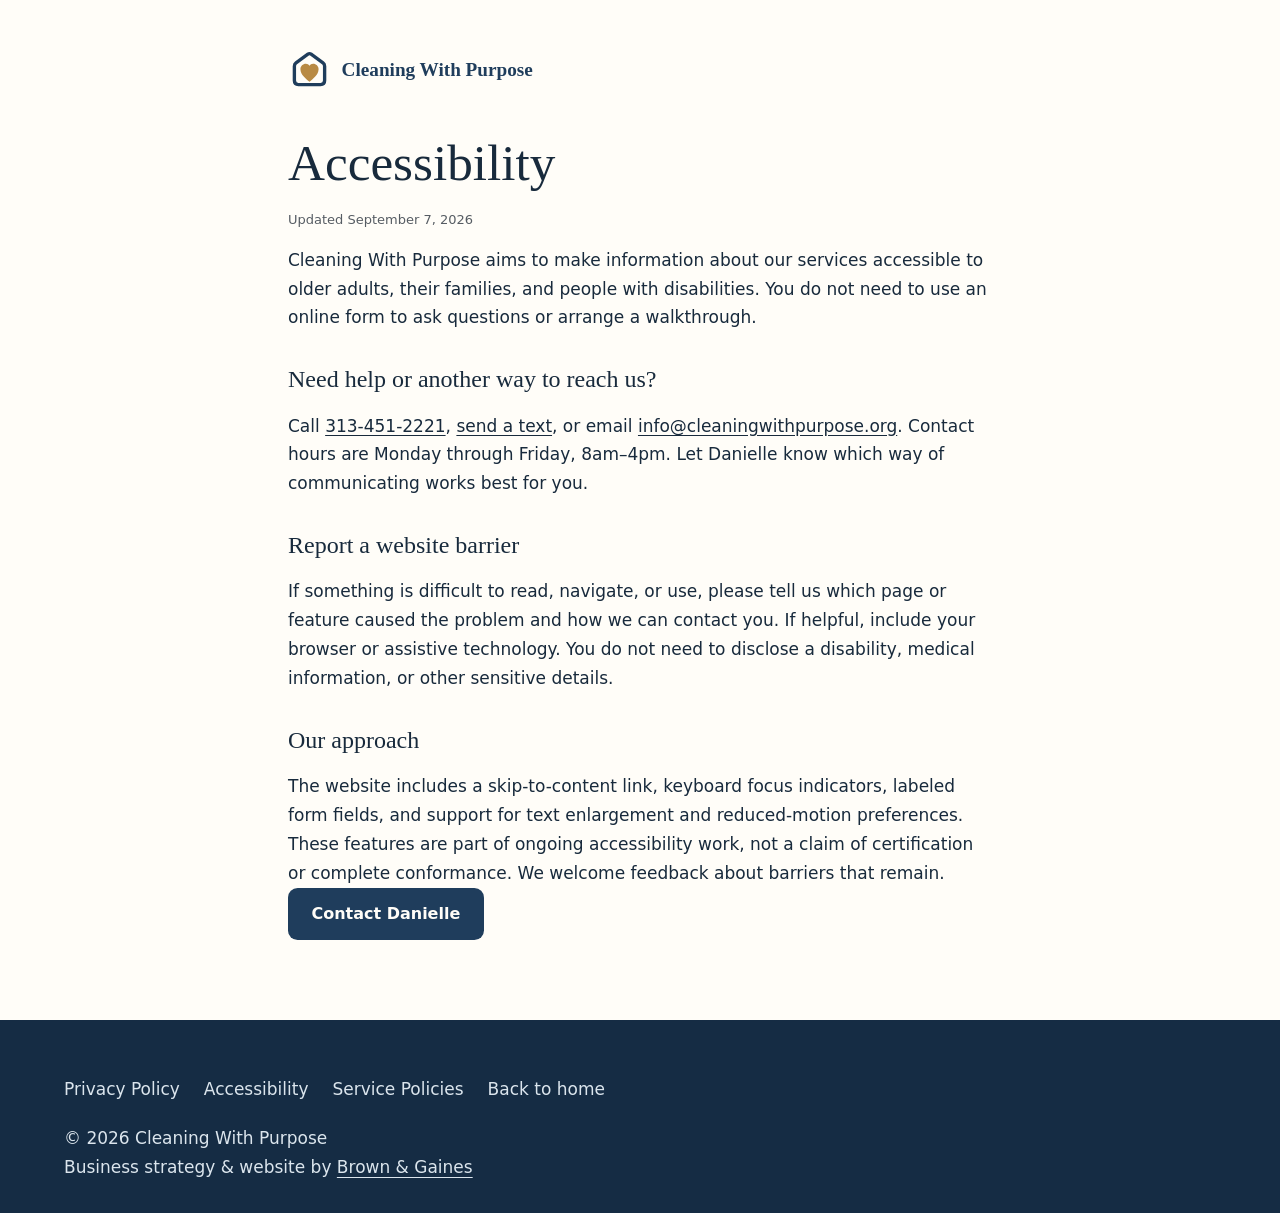
<file: accessibility.html>
<!doctype html>
<html lang="en">
<head>
  <meta charset="UTF-8" />
  <meta http-equiv="Content-Security-Policy" content="default-src 'none'; script-src 'self' 'sha256-RWxbuo0mhsMdFYjve6i4T9tw5eZbkn97wxYijmNy1Wc='; style-src 'self' https://fonts.googleapis.com; font-src 'self' https://fonts.gstatic.com; img-src 'self'; connect-src 'self'; form-action 'self'; base-uri 'none'; object-src 'none'; frame-src 'none'; upgrade-insecure-requests" />
  <meta name="referrer" content="strict-origin-when-cross-origin" />
  <meta name="viewport" content="width=device-width, initial-scale=1.0" />
  <title>Accessibility | Cleaning With Purpose</title>
  <meta name="description" content="Get help using the Cleaning With Purpose website, request an alternative way to arrange cleaning, or report an accessibility barrier." />
  <link rel="canonical" href="https://jbgainesiii-byte.github.io/cwpdetroit/accessibility.html" />
  <link rel="icon" type="image/svg+xml" href="assets/favicon.svg" />
  <link rel="stylesheet" href="css/styles.css?v=20" />
</head>
<body>
  <a class="skip-link" href="#main">Skip to content</a>
  <main class="policy-main" id="main">
    <div class="container policy-copy">
      <a class="brand" href="./"><img class="brand__mark" src="assets/logo-mark.svg" alt="" width="44" height="44" /><span class="brand__name">Cleaning With Purpose</span></a>
      <h1>Accessibility</h1>
      <p class="hint">Updated September 7, 2026</p>
      <p>Cleaning With Purpose aims to make information about our services accessible to older adults, their families, and people with disabilities. You do not need to use an online form to ask questions or arrange a walkthrough.</p>
      <h2>Need help or another way to reach us?</h2>
      <p>Call <a href="tel:+13134512221">313-451-2221</a>, <a href="sms:+13134512221">send a text</a>, or email <a href="mailto:info@cleaningwithpurpose.org">info@cleaningwithpurpose.org</a>. Contact hours are Monday through Friday, 8am&ndash;4pm. Let Danielle know which way of communicating works best for you.</p>
      <h2>Report a website barrier</h2>
      <p>If something is difficult to read, navigate, or use, please tell us which page or feature caused the problem and how we can contact you. If helpful, include your browser or assistive technology. You do not need to disclose a disability, medical information, or other sensitive details.</p>
      <h2>Our approach</h2>
      <p>The website includes a skip-to-content link, keyboard focus indicators, labeled form fields, and support for text enlargement and reduced-motion preferences. These features are part of ongoing accessibility work, not a claim of certification or complete conformance. We welcome feedback about barriers that remain.</p>
      <a class="btn btn--primary" href="./#request">Contact Danielle</a>
    </div>
  </main>
  <footer class="site-footer">
    <div class="container">
      <nav class="footer-policy-links" aria-label="Website policies"><a href="privacy.html">Privacy Policy</a><a href="accessibility.html">Accessibility</a><a href="service-policies.html">Service Policies</a><a href="./">Back to home</a></nav>
      <p>&copy; 2026 Cleaning With Purpose</p>
      <p class="site-footer__credit">Business strategy &amp; website by <a href="https://brownandgaines.com/">Brown &amp; Gaines</a></p>
    </div>
  </footer>
</body>
</html>
</file>
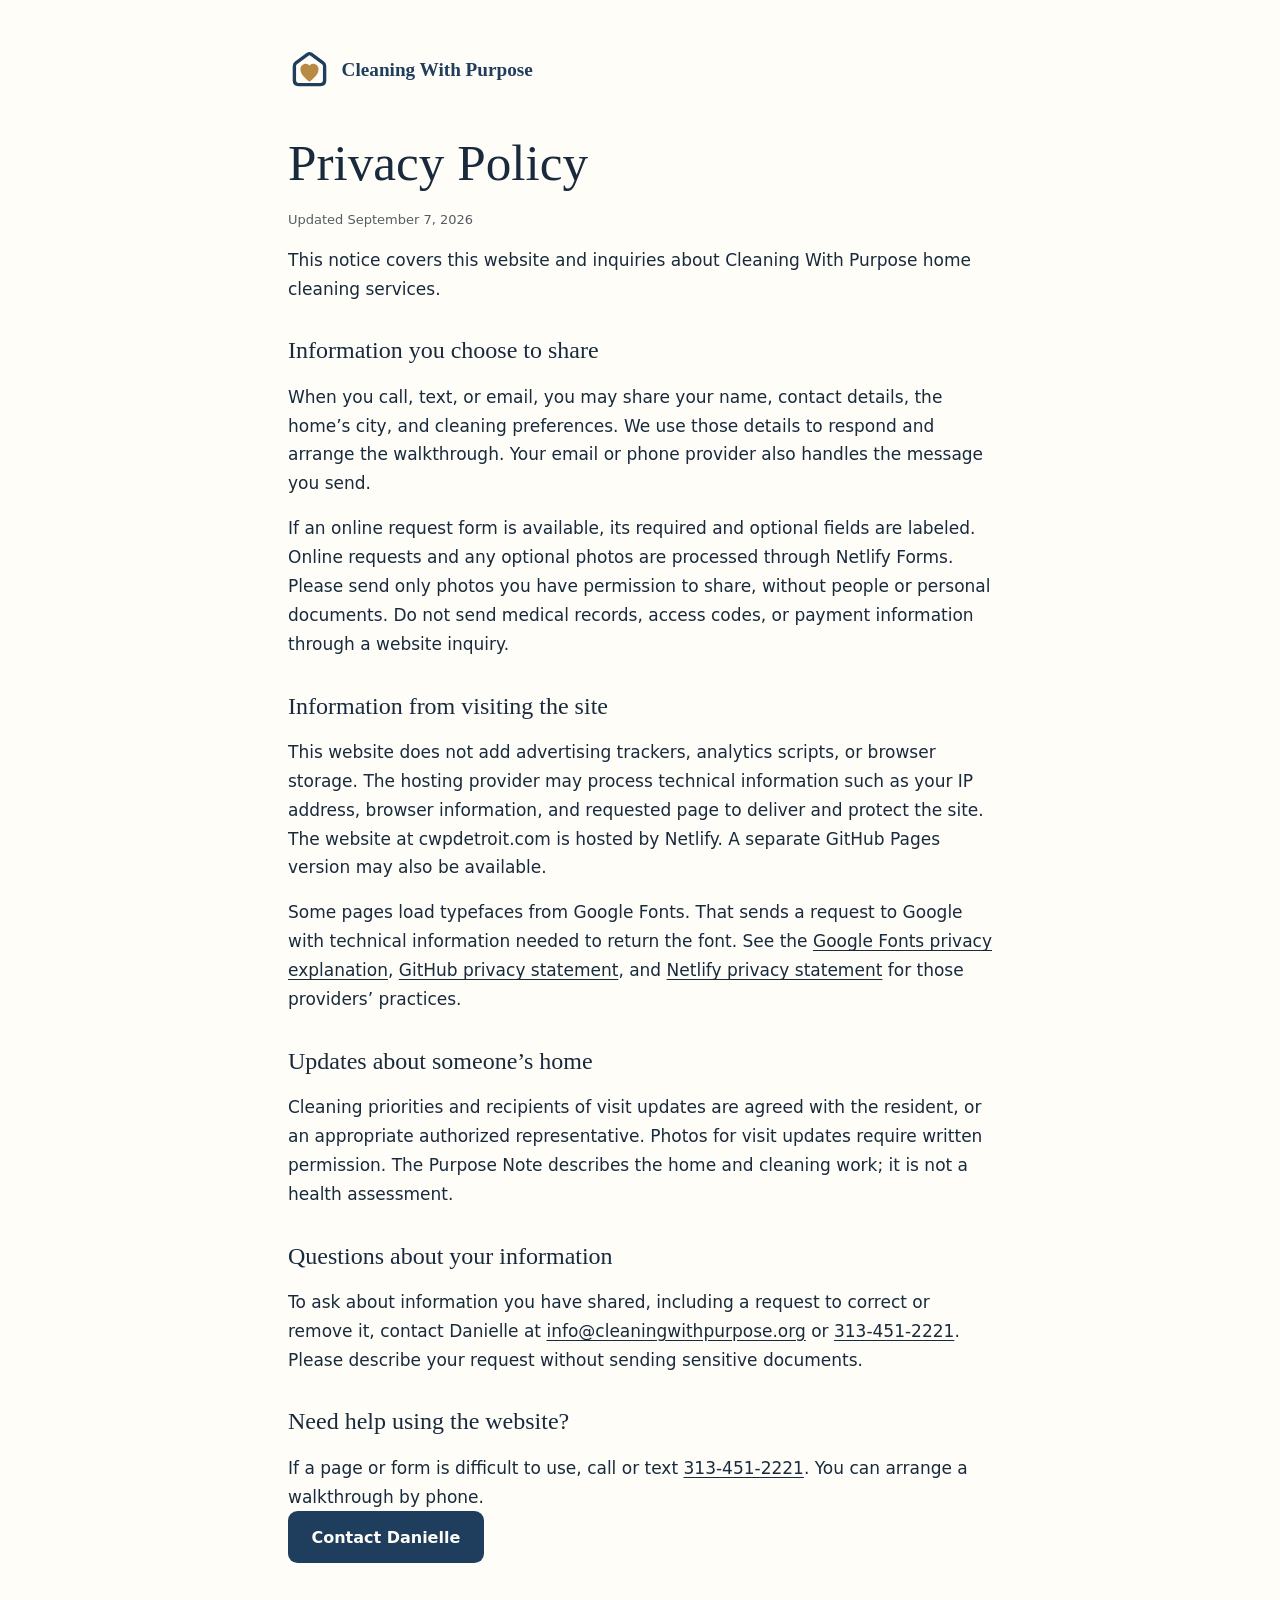
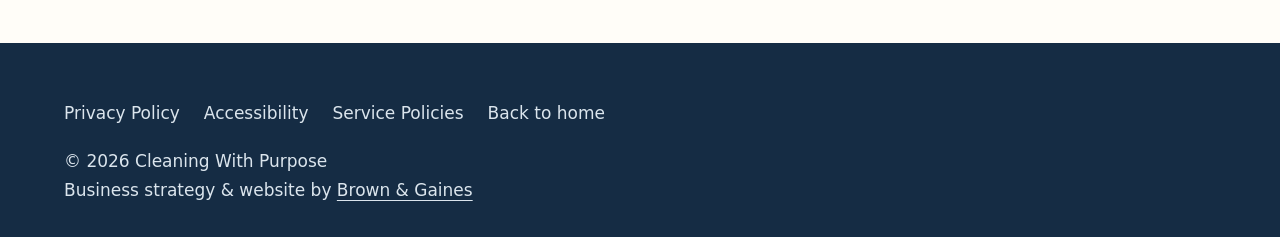
<file: privacy.html>
<!doctype html>
<html lang="en">
<head>
  <meta charset="UTF-8" />
  <meta http-equiv="Content-Security-Policy" content="default-src 'none'; script-src 'self' 'sha256-RWxbuo0mhsMdFYjve6i4T9tw5eZbkn97wxYijmNy1Wc='; style-src 'self' https://fonts.googleapis.com; font-src 'self' https://fonts.gstatic.com; img-src 'self'; connect-src 'self'; form-action 'self'; base-uri 'none'; object-src 'none'; frame-src 'none'; upgrade-insecure-requests" />
  <meta name="referrer" content="strict-origin-when-cross-origin" />
  <meta name="viewport" content="width=device-width, initial-scale=1.0" />
  <title>Privacy Policy | Cleaning With Purpose</title>
  <meta name="description" content="How information is handled when you visit Cleaning With Purpose or contact Danielle about home cleaning." />
  <link rel="canonical" href="https://jbgainesiii-byte.github.io/cwpdetroit/privacy.html" />
  <link rel="icon" type="image/svg+xml" href="assets/favicon.svg" />
  <link rel="stylesheet" href="css/styles.css?v=20" />
</head>
<body>
  <a class="skip-link" href="#main">Skip to content</a>
  <main class="policy-main" id="main">
    <div class="container policy-copy">
      <a class="brand" href="./"><img class="brand__mark" src="assets/logo-mark.svg" alt="" width="44" height="44" /><span class="brand__name">Cleaning With Purpose</span></a>
      <h1>Privacy Policy</h1>
      <p class="hint">Updated September 7, 2026</p>
      <p>This notice covers this website and inquiries about Cleaning With Purpose home cleaning services.</p>
      <h2>Information you choose to share</h2>
      <p>When you call, text, or email, you may share your name, contact details, the home&rsquo;s city, and cleaning preferences. We use those details to respond and arrange the walkthrough. Your email or phone provider also handles the message you send.</p>
      <p>If an online request form is available, its required and optional fields are labeled. Online requests and any optional photos are processed through Netlify Forms. Please send only photos you have permission to share, without people or personal documents. Do not send medical records, access codes, or payment information through a website inquiry.</p>
      <h2>Information from visiting the site</h2>
      <p>This website does not add advertising trackers, analytics scripts, or browser storage. The hosting provider may process technical information such as your IP address, browser information, and requested page to deliver and protect the site. The website at cwpdetroit.com is hosted by Netlify. A separate GitHub Pages version may also be available.</p>
      <p>Some pages load typefaces from Google Fonts. That sends a request to Google with technical information needed to return the font. See the <a href="https://developers.google.com/fonts/faq/privacy">Google Fonts privacy explanation</a>, <a href="https://docs.github.com/en/site-policy/privacy-policies/github-general-privacy-statement">GitHub privacy statement</a>, and <a href="https://www.netlify.com/privacy/">Netlify privacy statement</a> for those providers&rsquo; practices.</p>
      <h2>Updates about someone&rsquo;s home</h2>
      <p>Cleaning priorities and recipients of visit updates are agreed with the resident, or an appropriate authorized representative. Photos for visit updates require written permission. The Purpose Note describes the home and cleaning work; it is not a health assessment.</p>
      <h2>Questions about your information</h2>
      <p>To ask about information you have shared, including a request to correct or remove it, contact Danielle at <a href="mailto:info@cleaningwithpurpose.org">info@cleaningwithpurpose.org</a> or <a href="tel:+13134512221">313-451-2221</a>. Please describe your request without sending sensitive documents.</p>
      <h2>Need help using the website?</h2>
      <p>If a page or form is difficult to use, call or text <a href="tel:+13134512221">313-451-2221</a>. You can arrange a walkthrough by phone.</p>
      <a class="btn btn--primary" href="./#request">Contact Danielle</a>
    </div>
  </main>
  <footer class="site-footer">
    <div class="container">
      <nav class="footer-policy-links" aria-label="Website policies"><a href="privacy.html">Privacy Policy</a><a href="accessibility.html">Accessibility</a><a href="service-policies.html">Service Policies</a><a href="./">Back to home</a></nav>
      <p>&copy; 2026 Cleaning With Purpose</p>
      <p class="site-footer__credit">Business strategy &amp; website by <a href="https://brownandgaines.com/">Brown &amp; Gaines</a></p>
    </div>
  </footer>
</body>
</html>
</file>
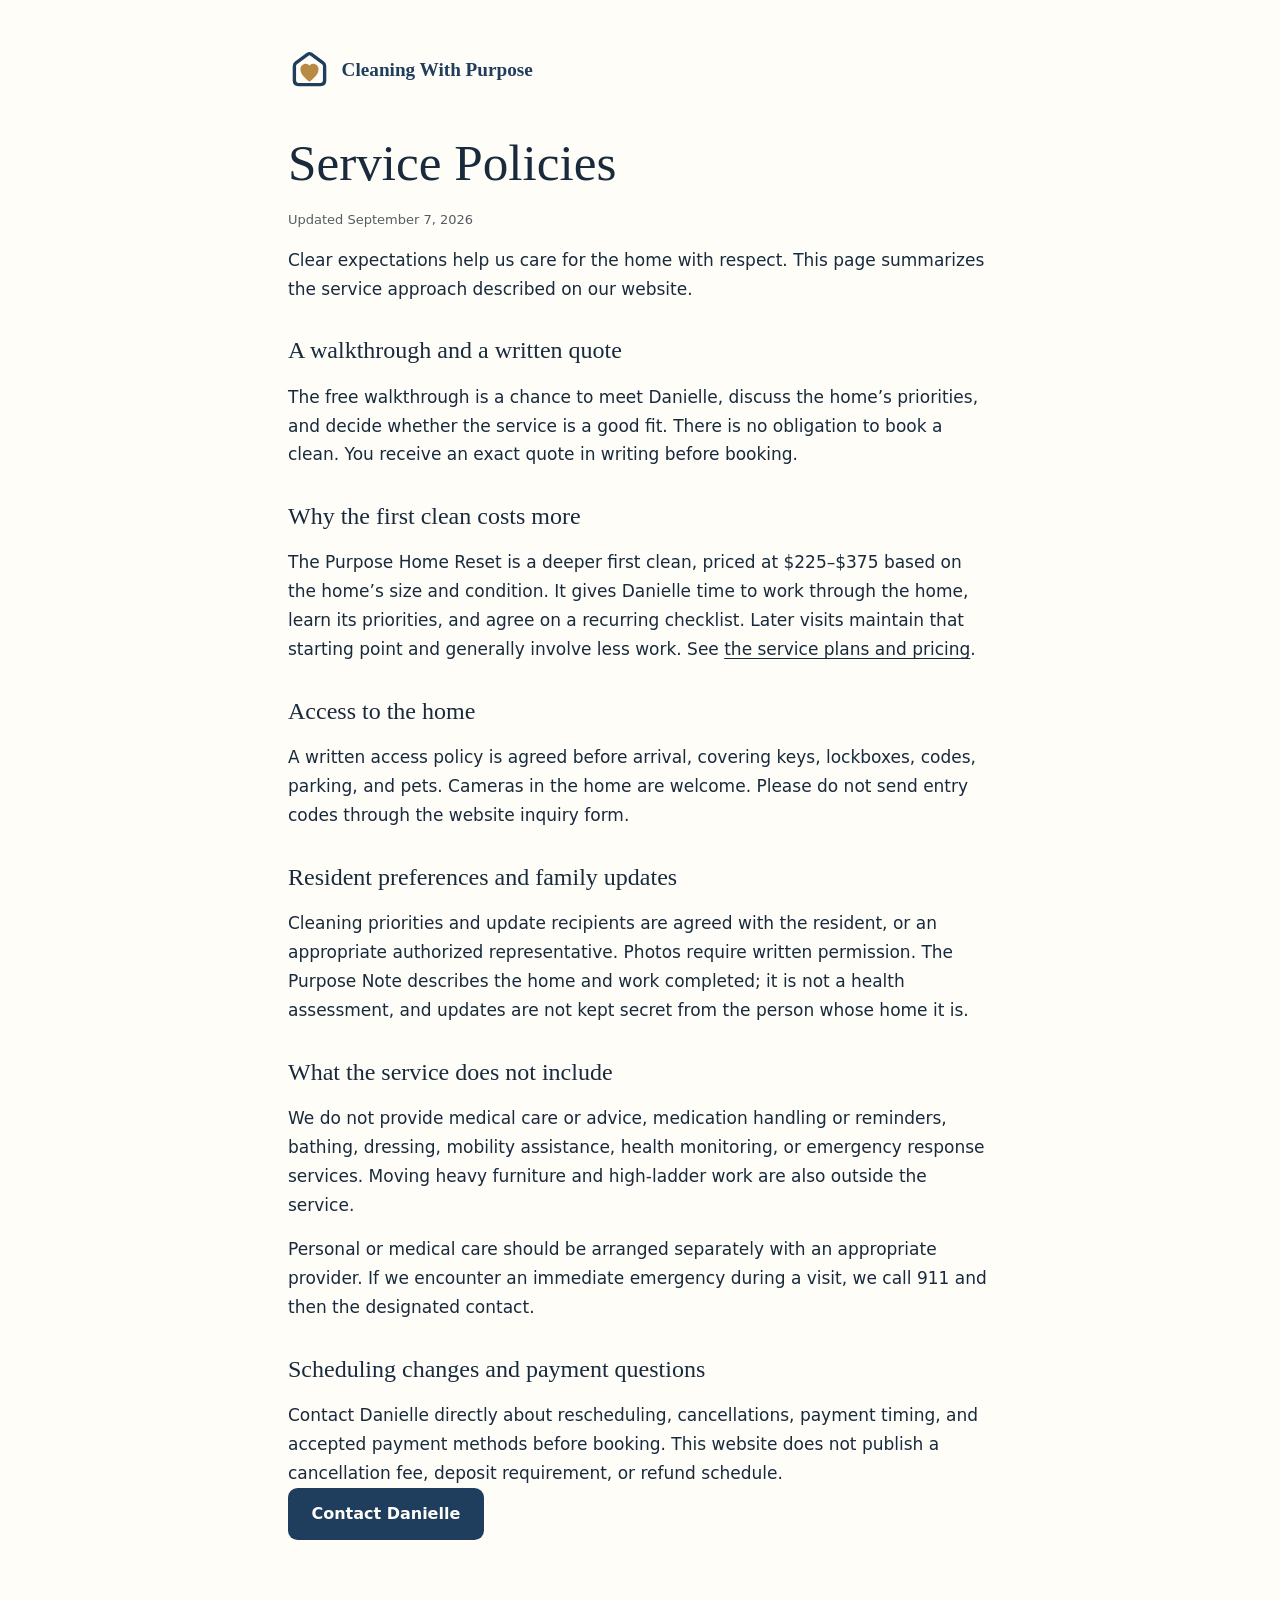
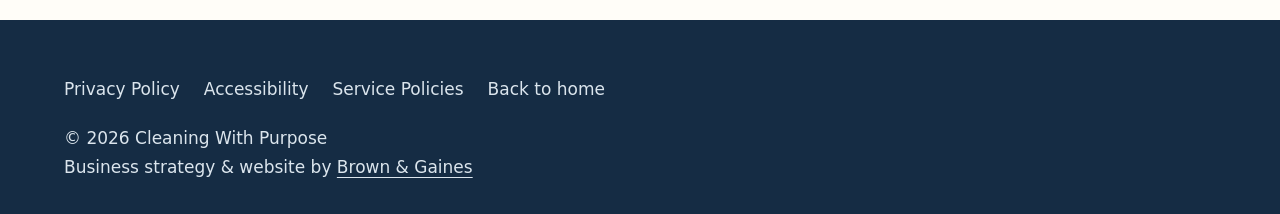
<file: service-policies.html>
<!doctype html>
<html lang="en">
<head>
  <meta charset="UTF-8" />
  <meta http-equiv="Content-Security-Policy" content="default-src 'none'; script-src 'self' 'sha256-RWxbuo0mhsMdFYjve6i4T9tw5eZbkn97wxYijmNy1Wc='; style-src 'self' https://fonts.googleapis.com; font-src 'self' https://fonts.gstatic.com; img-src 'self'; connect-src 'self'; form-action 'self'; base-uri 'none'; object-src 'none'; frame-src 'none'; upgrade-insecure-requests" />
  <meta name="referrer" content="strict-origin-when-cross-origin" />
  <meta name="viewport" content="width=device-width, initial-scale=1.0" />
  <title>Service Policies | Cleaning With Purpose</title>
  <meta name="description" content="What to expect from Cleaning With Purpose: written quotes, first-clean pricing, home access, consent for family updates, and service boundaries." />
  <link rel="canonical" href="https://jbgainesiii-byte.github.io/cwpdetroit/service-policies.html" />
  <link rel="icon" type="image/svg+xml" href="assets/favicon.svg" />
  <link rel="stylesheet" href="css/styles.css?v=20" />
</head>
<body>
  <a class="skip-link" href="#main">Skip to content</a>
  <main class="policy-main" id="main">
    <div class="container policy-copy">
      <a class="brand" href="./"><img class="brand__mark" src="assets/logo-mark.svg" alt="" width="44" height="44" /><span class="brand__name">Cleaning With Purpose</span></a>
      <h1>Service Policies</h1>
      <p class="hint">Updated September 7, 2026</p>
      <p>Clear expectations help us care for the home with respect. This page summarizes the service approach described on our website.</p>
      <h2>A walkthrough and a written quote</h2>
      <p>The free walkthrough is a chance to meet Danielle, discuss the home&rsquo;s priorities, and decide whether the service is a good fit. There is no obligation to book a clean. You receive an exact quote in writing before booking.</p>
      <h2>Why the first clean costs more</h2>
      <p>The Purpose Home Reset is a deeper first clean, priced at $225&ndash;$375 based on the home&rsquo;s size and condition. It gives Danielle time to work through the home, learn its priorities, and agree on a recurring checklist. Later visits maintain that starting point and generally involve less work. See <a href="./#pricing">the service plans and pricing</a>.</p>
      <h2>Access to the home</h2>
      <p>A written access policy is agreed before arrival, covering keys, lockboxes, codes, parking, and pets. Cameras in the home are welcome. Please do not send entry codes through the website inquiry form.</p>
      <h2>Resident preferences and family updates</h2>
      <p>Cleaning priorities and update recipients are agreed with the resident, or an appropriate authorized representative. Photos require written permission. The Purpose Note describes the home and work completed; it is not a health assessment, and updates are not kept secret from the person whose home it is.</p>
      <h2>What the service does not include</h2>
      <p>We do not provide medical care or advice, medication handling or reminders, bathing, dressing, mobility assistance, health monitoring, or emergency response services. Moving heavy furniture and high-ladder work are also outside the service.</p>
      <p>Personal or medical care should be arranged separately with an appropriate provider. If we encounter an immediate emergency during a visit, we call 911 and then the designated contact.</p>
      <h2>Scheduling changes and payment questions</h2>
      <p>Contact Danielle directly about rescheduling, cancellations, payment timing, and accepted payment methods before booking. This website does not publish a cancellation fee, deposit requirement, or refund schedule.</p>
      <a class="btn btn--primary" href="./#request">Contact Danielle</a>
    </div>
  </main>
  <footer class="site-footer">
    <div class="container">
      <nav class="footer-policy-links" aria-label="Website policies"><a href="privacy.html">Privacy Policy</a><a href="accessibility.html">Accessibility</a><a href="service-policies.html">Service Policies</a><a href="./">Back to home</a></nav>
      <p>&copy; 2026 Cleaning With Purpose</p>
      <p class="site-footer__credit">Business strategy &amp; website by <a href="https://brownandgaines.com/">Brown &amp; Gaines</a></p>
    </div>
  </footer>
</body>
</html>
</file>
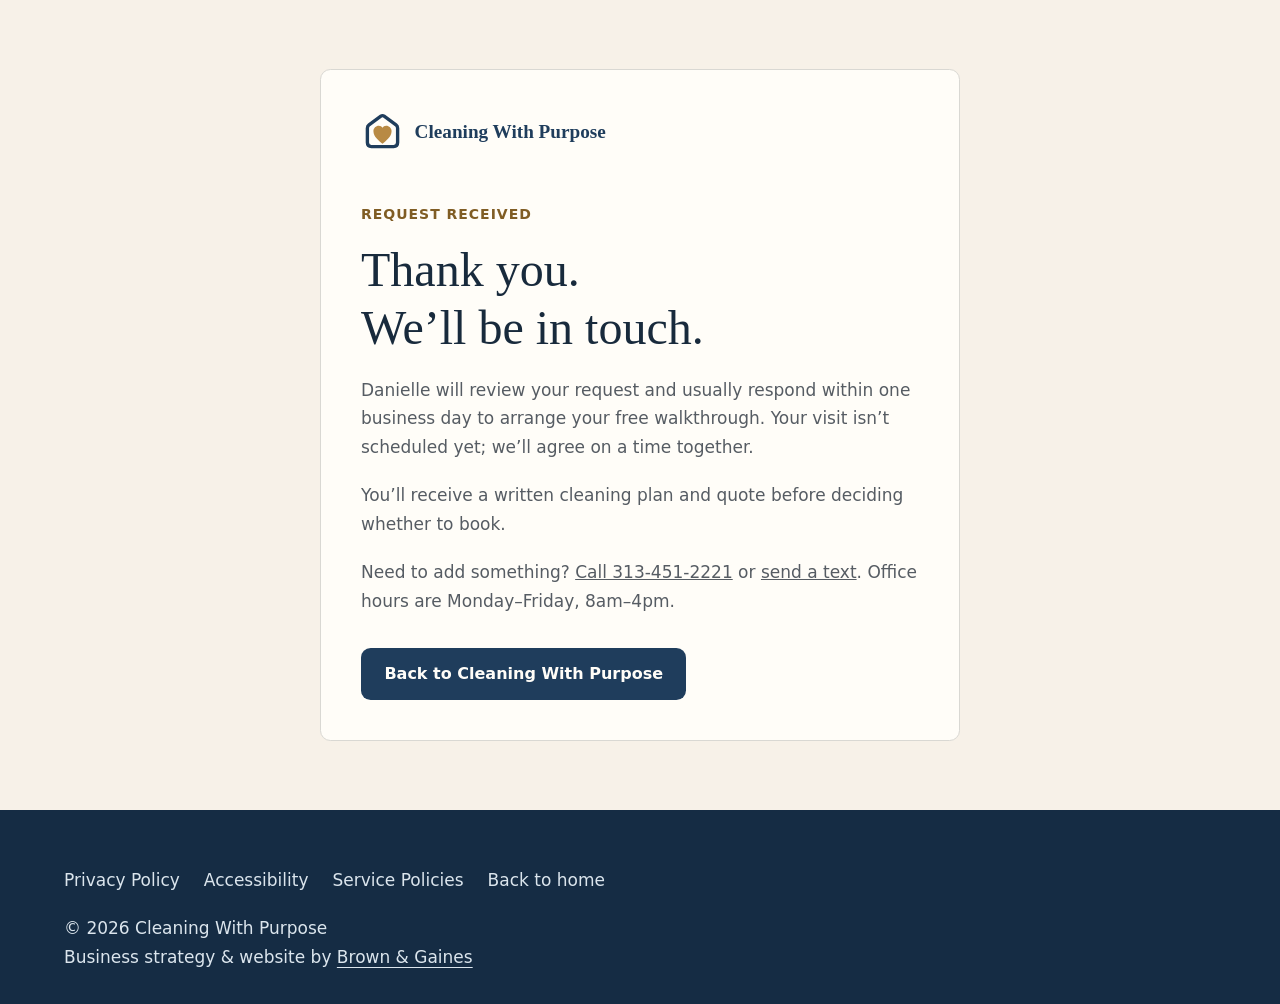
<file: thanks.html>
<!doctype html>
<html lang="en">
<head>
  <meta charset="UTF-8" />
  <meta http-equiv="Content-Security-Policy" content="default-src 'none'; script-src 'self' 'sha256-RWxbuo0mhsMdFYjve6i4T9tw5eZbkn97wxYijmNy1Wc='; style-src 'self' https://fonts.googleapis.com; font-src 'self' https://fonts.gstatic.com; img-src 'self'; connect-src 'self'; form-action 'self'; base-uri 'none'; object-src 'none'; frame-src 'none'; upgrade-insecure-requests" />
  <meta name="referrer" content="strict-origin-when-cross-origin" />
  <meta name="viewport" content="width=device-width, initial-scale=1.0" />
  <title>Request received — Cleaning With Purpose</title>
  <meta name="robots" content="noindex" />
  <meta name="theme-color" content="#1f3d5c" />
  <link rel="icon" type="image/svg+xml" href="assets/favicon.svg" />
  <link rel="preconnect" href="https://fonts.googleapis.com" />
  <link rel="preconnect" href="https://fonts.gstatic.com" crossorigin />
  <link href="https://fonts.googleapis.com/css2?family=Fraunces:ital,opsz,wght@0,9..144,500;0,9..144,600;1,9..144,500&amp;family=Inter:wght@400;500;600;700&amp;display=swap" rel="stylesheet" />
  <link rel="stylesheet" href="css/styles.css?v=20" />
</head>
<body>
  <main class="thanks-main">
    <div class="thanks-card">
      <a class="brand" href="./"><img class="brand__mark" src="assets/logo-mark.svg" alt="" width="44" height="44" /><span class="brand__name">Cleaning With Purpose</span></a>
      <p class="eyebrow">Request received</p>
      <h1>Thank you.<br />We&rsquo;ll be in touch.</h1>
      <p>Danielle will review your request and usually respond within one business day to arrange your free walkthrough. Your visit isn&rsquo;t scheduled yet; we&rsquo;ll agree on a time together.</p>
      <p>You&rsquo;ll receive a written cleaning plan and quote before deciding whether to book.</p>
      <p>Need to add something? <a href="tel:+13134512221">Call 313-451-2221</a> or <a href="sms:+13134512221">send a text</a>. Office hours are Monday&ndash;Friday, 8am&ndash;4pm.</p>
      <a class="btn btn--primary" href="./">Back to Cleaning With Purpose</a>
    </div>
  </main>
  <footer class="site-footer">
    <div class="container">
      <nav class="footer-policy-links" aria-label="Website policies"><a href="privacy.html">Privacy Policy</a><a href="accessibility.html">Accessibility</a><a href="service-policies.html">Service Policies</a><a href="./">Back to home</a></nav>
      <p>&copy; 2026 Cleaning With Purpose</p>
      <p class="site-footer__credit">Business strategy &amp; website by <a href="https://brownandgaines.com/">Brown &amp; Gaines</a></p>
    </div>
  </footer>
</body>
</html>
</file>
<file: css/styles.css>
/* Cleaning With Purpose: Harbor navy, daylight photography, generous readable type. */
:root {
  --forest: #1f3d5c;
  --forest-deep: #152c44;
  --sage: #d9e4ed;
  --warm-white: #fffdf8;
  --cream: #f7f1e8;
  --brass: #b88a44;
  --brass-deep: #97702f;
  --brass-light: #e9c486;
  --brass-label: #805d24;
  --slate: #565c63;
  --navy: #182a3c;
  --line: #d9d8d3;
  --font-display: "Fraunces", Georgia, serif;
  --font-body: "Inter", ui-sans-serif, system-ui, -apple-system, "Segoe UI", sans-serif;
  --font-label: var(--font-body);
  --container: 76rem;
  --radius: 0.75rem;
  --radius-lg: .65rem;
  --shadow-panel: 0 8px 30px -20px rgba(24,42,60,.22);
  --shadow-soft: 0 24px 64px -24px rgba(8,24,40,.3);
}
*, *::before, *::after { box-sizing: border-box; }
[hidden] { display: none !important; }
html { scroll-behavior: smooth; scroll-padding-top: 7rem; }
body { margin: 0; background: var(--warm-white); color: var(--navy); font: 1.0625rem/1.7 var(--font-body); -webkit-font-smoothing: antialiased; }
img, svg { display: block; max-width: 100%; }
img { height: auto; }
h1, h2, h3, h4, p, ul, ol, figure { margin: 0; }
ul[class], ol[class] { padding: 0; list-style: none; }
a { color: inherit; }
button, input, select, textarea { font: inherit; }
button, a, summary, input, select, textarea { -webkit-tap-highlight-color: transparent; }
::selection { background: var(--sage); color: var(--forest-deep); }
:focus-visible { outline: 3px solid var(--brass-deep); outline-offset: 5px; }
section[id] { scroll-margin-top: 1rem; }
.skip-link { position: absolute; left: -10000px; top: .5rem; z-index: 100; background: var(--forest); color: white; padding: .8rem 1.2rem; }
.skip-link:focus { left: .5rem; }
.container { width: 100%; max-width: var(--container); margin-inline: auto; padding-inline: 2rem; }
.eyebrow { font: 600 .875rem/1.5 var(--font-body); letter-spacing: .07em; text-transform: uppercase; color: var(--brass-label); }
.btn { display: inline-flex; align-items: center; justify-content: center; gap: .5rem; min-height: 3.25rem; padding: .85rem 1.4rem; border: 1px solid transparent; border-radius: .6rem; font: 600 1rem/1.35 var(--font-body); text-align: center; text-decoration: none; cursor: pointer; transition: background-color 160ms ease, border-color 160ms ease; }
.btn--primary { color: var(--warm-white); background: var(--forest); }
.btn--primary:hover { background: var(--forest-deep); }
.btn--brass { color: var(--forest-deep); background: var(--brass-light); }
.btn--brass:hover { background: #f3d39d; }
.btn--outline { border-color: var(--forest); color: var(--forest); background: transparent; }
.btn--outline:hover { background: var(--sage); }
.btn:disabled { cursor: wait; opacity: .7; }
.text-link { display: inline-flex; align-items: center; flex-wrap: wrap; gap: .5rem; font-size: .9375rem; font-weight: 600; text-decoration: underline; text-underline-offset: 5px; text-decoration-thickness: 1px; }
.text-link:hover { text-decoration-thickness: 2px; }
.site-header { position: sticky; top: 0; z-index: 50; background: rgba(255,253,248,.97); border-bottom: 1px solid var(--line); }
.site-header__inner { display: flex; align-items: center; justify-content: space-between; gap: 1.5rem; padding-block: 1rem; }
.brand { display: inline-flex; align-items: center; gap: .65rem; text-decoration: none; min-width: 0; }
.brand__mark { width: 2.7rem; height: 2.7rem; flex-shrink: 0; }
.brand__name { display: block; font: 600 1.2rem/1.2 var(--font-display); color: var(--forest); }
.brand__tag { display: block; margin-top: .25rem; color: var(--slate); font-size: .75rem; line-height: 1.4; }
.site-nav, .header-actions { display: none; align-items: center; gap: 1.3rem; }
.site-nav a { text-decoration: none; font-size: .875rem; font-weight: 500; }
.site-nav a:hover { text-decoration: underline; text-underline-offset: 6px; }
.header-actions { gap: 1rem; }
.header-actions .btn { font-size: .875rem; min-height: 2.9rem; padding-inline: 1.1rem; }
.header-phone { display: none; font-size: .875rem; font-weight: 600; text-decoration: none; white-space: nowrap; }
.nav-toggle { display: inline-flex; align-items: center; justify-content: center; width: 2.75rem; height: 2.75rem; border: 1px solid var(--line); border-radius: .5rem; background: transparent; color: var(--forest); flex-shrink: 0; }
.mobile-nav { display: grid; padding: .6rem 1.25rem 1rem; border-top: 1px solid var(--line); }
.js .mobile-nav { display: none; }
.js .mobile-nav.is-open { display: grid; }
.mobile-nav a { padding: .65rem .5rem; min-height: 44px; text-decoration: none; font-weight: 500; }
.mobile-nav .btn { margin-top: .4rem; color: var(--warm-white); }
@media (min-width:1100px) {
  .site-nav, .header-actions { display: flex; }
  .nav-toggle, .mobile-nav, .js .mobile-nav.is-open { display: none; }
}
@media (min-width:1280px) { .header-phone { display: block; } }
/* A bright, readable opening with the family photograph in its own frame. */
.hero { background: var(--warm-white); padding-block: 3.5rem 4.5rem; }
.hero__layout { display: grid; grid-template-columns: .95fr 1.05fr; align-items: center; gap: clamp(2rem,4vw,4rem); }
.hero__inner { padding-block: 1.5rem; }
.hero h1 { margin-top: 1.1rem; font: 500 clamp(2.8rem,4.3vw,4.4rem)/1.08 var(--font-display); letter-spacing: -.04em; text-wrap: balance; }
.hero h1 em { color: var(--forest); font-weight: 500; font-style: normal; }
.hero__sub { margin-top: 1.6rem; max-width: 31rem; font-size: 1.0625rem; color: var(--slate); }
.hero__ctas { display: flex; flex-wrap: wrap; align-items: center; gap: 1.3rem; margin-top: 2rem; }
.hero__meta { margin-top: 1.15rem; font-size: .875rem; color: var(--slate); }
.hero__meta strong { color: var(--navy); }
.hero__photo { overflow: hidden; background: var(--cream); border-radius: .6rem; }
.hero__img { width: 100%; height: auto; aspect-ratio: 1495 / 1052; object-fit: cover; }
.bridge { padding-block: 3.2rem; border-bottom: 1px solid var(--line); }
.bridge .container { display: grid; grid-template-columns: .9fr 1.1fr; align-items: center; gap: 3rem; }
.bridge h2 { max-width: 22rem; font: 500 2rem/1.25 var(--font-display); }
.bridge p { color: var(--slate); max-width: 38rem; }
.section { padding-block: 4.75rem; }
.section--cream { background: var(--cream); }
.section--white { background: var(--warm-white); }
.section--forest { background: var(--forest); color: var(--warm-white); }
.section--forest .eyebrow { color: var(--brass-light); }
.section-title { font: 500 clamp(2rem,3.1vw,3rem)/1.18 var(--font-display); letter-spacing: -.03em; margin-top: .8rem; max-width: 44rem; text-wrap: balance; }
.section-intro { margin-top: 1.2rem; max-width: 43rem; color: var(--slate); }
.section--forest .section-intro { color: #e0e8ef; }
/* The sample note stays a readable piece of correspondence. */
.note-grid { display: grid; grid-template-columns: .95fr 1.05fr; gap: 4rem; align-items: center; }
.note-copy .statement { font: 500 clamp(2rem,3vw,2.8rem)/1.2 var(--font-display); letter-spacing: -.025em; margin-top: 1rem; text-wrap: balance; }
.note-copy .statement em { color: var(--forest); font-style: normal; }
.note-copy p:not(.eyebrow) { margin-top: 1.4rem; color: var(--slate); }
.note-copy strong { color: var(--navy); }
.note-points { margin-top: 1.75rem; display: grid; gap: .6rem; }
.note-points li { position: relative; padding-left: 1.6rem; font-size: .9375rem; }
.note-points li::before, .plan li::before, .room-tasks li::before, .yes li::before { content: ""; position: absolute; left: 0; top: .65rem; width: .62rem; height: .33rem; border-left: 2px solid var(--brass-light); border-bottom: 2px solid var(--brass-light); transform: rotate(-45deg); }
.email { background: var(--warm-white); color: var(--navy); border: 1px solid var(--line); border-radius: var(--radius-lg); overflow: hidden; }
.email__bar { display: flex; align-items: center; gap: .8rem; padding: 1.25rem; border-bottom: 1px solid var(--line); background: #f0ede5; }
.email__avatar { width: 2.5rem; height: 2.5rem; border-radius: 50%; background: var(--forest); display: grid; place-items: center; flex-shrink: 0; }
.email__avatar svg { width: 1.7rem; }
.email__meta { min-width: 0; }
.email__from, .email__subject { display: block; font-size: .875rem; line-height: 1.5; }
.email__from { font-weight: 600; }
.email__subject { color: var(--slate); }
.email__time { margin-left: auto; font-size: .75rem; white-space: nowrap; color: var(--slate); }
.email__body { padding: 1.5rem 1.8rem; font-size: 1rem; line-height: 1.65; }
.email__body p + p { margin-top: 1rem; }
.email__body h3 { margin-top: 1.3rem; color: var(--forest); font-size: .9375rem; }
.email__body ul { padding-left: 1.15rem; margin-top: .5rem; }
.email__body li + li { margin-top: .3rem; }
.email__next { margin-top: 1.3rem; border-top: 1px solid var(--line); padding-top: 1rem; }
.email__caption { margin-top: 1rem; font-size: .875rem; color: var(--slate); }
.steps { display: grid; grid-template-columns: repeat(4,minmax(0,1fr)); gap: 1.8rem; margin-top: 2.8rem; }
.step { border-top: 1px solid #bcb7ac; padding-top: 1.2rem; }
.step__num { font: 500 1.2rem/1.4 var(--font-display); color: var(--brass-label); }
.step h3 { font: 500 1.35rem/1.3 var(--font-display); margin-top: .9rem; }
.step p:not(.step__num) { color: var(--slate); font-size: 1rem; margin-top: .75rem; }
.photo-band { position: relative; min-height: 29rem; display: flex; align-items: center; isolation: isolate; overflow: hidden; background: var(--forest-deep); }
.photo-band img { position: absolute; inset: 0; width: 100%; height: 100%; object-fit: cover; object-position: 50% 20%; z-index: -2; }
.photo-band::after { content: ""; position: absolute; inset: 0; z-index: -1; background: linear-gradient(90deg,rgba(13,24,38,.88),rgba(13,24,38,.42) 60%,rgba(13,24,38,.08)); }
.photo-band blockquote { margin: 0; padding-block: 3rem; max-width: 32rem; color: white; }
.photo-band blockquote p { font: 500 clamp(1.75rem,2.7vw,2.5rem)/1.35 var(--font-display); }
.photo-band cite { display: block; margin-top: 1.5rem; color: #f0d29e; font-size: .875rem; font-style: normal; }
.rooms, .faq-list { display: grid; gap: 0; margin-top: 2.5rem; max-width: 55rem; }
.faq { border-bottom: 1px solid #cfcac1; }
.faq:first-child { border-top: 1px solid #cfcac1; }
.faq summary { display: flex; align-items: center; justify-content: space-between; gap: 1rem; min-height: 4rem; padding: 1.25rem .2rem; cursor: pointer; list-style: none; font-size: 1.0625rem; font-weight: 600; color: var(--forest); }
.faq summary::-webkit-details-marker { display: none; }
.faq summary::after { content: "+"; font-size: 1.5rem; font-weight: 400; flex-shrink: 0; }
.faq[open] summary::after { content: "−"; }
.faq > div { padding: 0 2rem 1.5rem .2rem; color: var(--slate); font-size: 1rem; }
.room > summary { justify-content: flex-start; }
.room > summary::after { margin-left: auto; }
.room-ic { display: grid; place-items: center; width: 2.75rem; height: 2.75rem; border-radius: .65rem; background: var(--sage); color: var(--forest); flex-shrink: 0; }
.room-ic svg { width: 1.3rem; height: 1.3rem; }
.room[open] .room-ic { background: var(--forest); color: white; }
.room-txt { min-width: 0; }
.room-sub { display: block; margin-top: .15rem; color: var(--slate); font-size: .875rem; font-weight: 400; }
.room-tasks { display: grid; grid-template-columns: 1fr 1fr; gap: .65rem 2rem; margin: 0 1rem 1.5rem 4rem; }
.room-tasks li { position: relative; padding-left: 1.5rem; font-size: 1rem; color: var(--slate); }
.room-tasks li::before, .plan li::before, .yes li::before { border-color: var(--brass-label); }
.rooms-note { max-width: 52rem; margin-top: 1.6rem; color: var(--slate); font-size: 1rem; }
/* Separate the first visit from the three ongoing options. */
.reset-plan { display: grid; grid-template-columns: 1fr auto; gap: 3rem; align-items: center; margin-top: 2.5rem; padding: 2rem; background: var(--cream); border-radius: var(--radius-lg); border-left: 4px solid var(--brass); }
.reset-plan h3 { font: 500 1.65rem/1.3 var(--font-display); margin-top: .55rem; }
.reset-plan div > p:not(.eyebrow):not(.reset-plan__price) { color: var(--slate); margin-top: .65rem; max-width: 37rem; font-size: 1rem; }
.reset-plan__action { display: flex; flex-direction: column; gap: .45rem; align-items: flex-start; }
.reset-plan__price { font: 500 2rem/1.3 var(--font-display); }
.reset-plan__action > span { font-size: .8125rem; color: var(--slate); }
.reset-plan__action .text-link { margin-top: .5rem; }
.pricing-grid { display: grid; grid-template-columns: repeat(3,minmax(0,1fr)); gap: 0 1.2rem; margin-top: 2.5rem; }
.plan { display: grid; grid-template-rows: auto minmax(3.4em,auto) auto 1fr auto auto; border: 0; border-left: 1px solid var(--line); border-radius: 0; padding: 1.75rem 1.5rem; }
.plan--featured { background: var(--cream); color: var(--navy); border-color: transparent; border-radius: .5rem; }
.plan__eyebrow { font-size: .875rem; color: var(--slate); }
.plan--featured .plan__eyebrow { color: var(--slate); }
.plan__name { font: 500 1.5rem/1.3 var(--font-display); margin-top: .75rem; }
.plan__price { font: 500 2.8rem/1.15 var(--font-display); margin-top: 1.5rem; letter-spacing: -.02em; }
.plan__price small { display: block; font: 400 .8125rem/1.5 var(--font-body); letter-spacing: 0; margin-bottom: .25rem; color: var(--slate); }
.plan__price > span { font: 400 .875rem/1.5 var(--font-body); letter-spacing: 0; }
.plan--featured .plan__price small { color: var(--slate); }
.plan__for { margin-top: 1.2rem; color: var(--slate); font-size: 1rem; }
.plan--featured .plan__for { color: var(--slate); }
.plan ul { border-top: 1px solid var(--line); padding-top: 1.25rem; margin-top: 1.5rem; display: grid; grid-template-rows: repeat(3,minmax(3em,auto)); gap: .35rem; }
.plan--featured ul { border-color: var(--line); }
.plan li { position: relative; padding-left: 1.45rem; font-size: 1rem; }
.plan--featured li::before { border-color: var(--brass-label); }
.plan .btn { margin-top: 1.5rem; font-size: .9375rem; padding-inline: .7rem; width: 100%; align-self: end; }
.pricing-note { margin-top: 1.5rem; max-width: 54rem; font-size: 1rem; color: var(--slate); }
.letter-grid { display: grid; grid-template-columns: .8fr 1.2fr; gap: clamp(2.5rem,6vw,5.5rem); align-items: center; margin-top: 1.8rem; }
.photo-frame { max-width: 26rem; margin-inline: auto; }
.photo-frame img { width: 100%; aspect-ratio: 1 / 1.1; object-fit: cover; border-radius: .5rem; }
.photo-frame .cap { margin-top: .8rem; font: 400 .875rem/1.5 var(--font-body); color: var(--slate); }
.letter .section-title { margin-top: 0; margin-bottom: 1.5rem; }
.letter p + p { margin-top: 1.1rem; }
.letter .sig { font: italic 500 1.8rem/1.3 var(--font-display); color: var(--forest); margin-top: 1.5rem; }
.letter .sig-note { margin-top: .3rem; color: var(--slate); font-size: .875rem; }
.tcards { display: grid; grid-template-columns: repeat(2,minmax(0,1fr)); gap: 3rem; margin-top: 2.5rem; }
.tcard { display: flex; flex-direction: column; border-top: 1px solid var(--line); padding-top: 1.5rem; }
.tcard + .tcard { padding-left: 0; }
.stars { display: flex; gap: .25rem; color: var(--brass-light); margin-bottom: 1.2rem; }
.stars svg { width: 1rem; height: 1rem; }
.tcard blockquote { font: 500 1.3rem/1.55 var(--font-display); margin: 0; flex: 1; color: var(--navy); }
.tcard .who { margin-top: 1.5rem; }
.tcard .who b { display: block; font-size: 1rem; font-weight: 600; }
.tcard .who span { display: block; font-size: .875rem; color: var(--slate); }
.testimonials-note { margin-top: 2rem; color: var(--slate); font-size: .8125rem; }
.trust-strip { display: flex; flex-wrap: wrap; gap: .7rem; margin-top: 2rem; }
.trust-chip { display: inline-flex; align-items: center; gap: .6rem; border: 1px solid var(--line); border-radius: .55rem; padding: .7rem .9rem; font-size: .875rem; color: var(--forest); }
.trust-chip svg { width: 1.1rem; height: 1.1rem; flex-shrink: 0; }
.bound-card { margin-top: 2rem; border-top: 1px solid var(--line); padding-top: 2rem; }
.bound-cols { display: grid; grid-template-columns: 1fr 1fr; gap: 3rem; }
.bound-cols h3 { font: 500 1.35rem/1.3 var(--font-display); margin-bottom: .8rem; }
.bound-cols ul { list-style: none; padding: 0; }
.bound-cols li { position: relative; padding: .4rem 0 .4rem 1.5rem; color: var(--slate); font-size: 1rem; }
.yes li::before { top: 1rem; }
.no li::before { content: "−"; position: absolute; left: 0; top: .4rem; color: var(--slate); }
.bound-card .outro { max-width: 60rem; margin-top: 1.5rem; border-top: 1px solid var(--line); padding-top: 1.3rem; font-size: .9375rem; color: var(--slate); }
/* A short request, with optional details kept secondary. */
.request { background: var(--forest); color: var(--warm-white); }
.request .eyebrow { color: var(--brass-light); }
.request__grid { display: grid; grid-template-columns: .85fr 1.15fr; gap: 4rem; align-items: start; }
.request__title { font: 500 clamp(2.3rem,3.8vw,3.7rem)/1.16 var(--font-display); letter-spacing: -.03em; margin-top: 1rem; text-wrap: balance; }
.request__copy { color: #e0e8ef; max-width: 28rem; margin-top: 1.5rem; }
.next-steps { margin-top: 2rem; display: grid; gap: 1rem; }
.next-steps li { display: flex; gap: 1rem; align-items: flex-start; }
.next-steps span { color: var(--brass-light); font: 500 .875rem/1.7 var(--font-label); padding-top: .15rem; }
.next-steps p { font-size: 1rem; color: #e0e8ef; }
.request__contact { margin-top: 2rem; border-top: 1px solid #657c92; padding-top: 1.5rem; font-size: .9375rem; color: #e0e8ef; }
.request__contact p + p { margin-top: .5rem; }
.request__contact a { color: white; text-underline-offset: 4px; overflow-wrap: anywhere; }
.request__phone { display: inline-block; margin-block: .4rem; font: 500 1.8rem/1.5 var(--font-display); text-decoration: none; }
.form-card { background: var(--warm-white); color: var(--navy); padding: 2rem; border-radius: var(--radius-lg); box-shadow: var(--shadow-soft); min-width: 0; }
.form-title { font: 500 1.8rem/1.3 var(--font-display); }
.form-lead { margin-top: .6rem; margin-bottom: 1.6rem; font-size: .875rem; color: var(--slate); }
.form-grid { display: grid; grid-template-columns: 1fr 1fr; gap: 1.25rem 1rem; }
.field { min-width: 0; }
.field--full { grid-column: 1 / -1; }
.field label { display: block; font-size: .875rem; font-weight: 600; }
.optional { color: var(--slate); font-size: .8125rem; font-weight: 400; }
.hint { display: block; margin-top: .5rem; color: var(--slate); font-size: .8125rem; line-height: 1.55; }
.field input, .field select, .field textarea { width: 100%; min-width: 0; min-height: 3rem; margin-top: .45rem; padding: .7rem .8rem; border: 1px solid #a7afb5; border-radius: .45rem; background: white; color: var(--navy); font: 400 1rem/1.5 var(--font-body); }
.field input:focus, .field select:focus, .field textarea:focus { outline: 3px solid var(--sage); outline-offset: 1px; border-color: var(--forest); }
.field textarea { resize: vertical; min-height: 6rem; }
.field input[type=file] { padding: .5rem; font-size: .875rem; }
.field input[type=file]::file-selector-button { border: 0; border-radius: .3rem; padding: .5rem; margin-right: .5rem; background: var(--sage); color: var(--forest); font: inherit; cursor: pointer; }
.photo-options { border-top: 1px solid var(--line); padding-top: .8rem; }
.photo-options summary { min-height: 44px; cursor: pointer; font-size: .9375rem; font-weight: 600; }
.photo-options label { margin-top: 1rem; }
.form-card .btn { width: 100%; margin-top: 1.25rem; }
.form-finePrint { margin-top: 1rem; font-size: .8125rem; color: var(--slate); line-height: 1.6; }
.form-error { margin-top: 1rem; padding: .8rem 1rem; border-left: 3px solid #a72e29; background: #fff0eb; color: #7c201d; font-size: .9375rem; }
.form-status { font-size: .9375rem; margin-top: .8rem; }
.form-status:empty { display: none; }
.site-footer { background: var(--forest-deep); color: #dbe5ed; padding-block: 3rem 2rem; }
.site-footer__grid { display: grid; grid-template-columns: 1.25fr 1fr 1fr; gap: 2.5rem; }
.site-footer .brand__name { color: white; }
.site-footer__tag { font-size: 1rem; margin-top: 1rem; max-width: 22rem; }
.site-footer h3 { font-size: .875rem; color: var(--brass-light); font-weight: 600; }
.site-footer ul { margin-top: 1rem; display: grid; gap: .65rem; }
.site-footer a { text-decoration: none; overflow-wrap: anywhere; }
.site-footer a:hover { text-decoration: underline; text-underline-offset: 4px; }
.site-footer li { font-size: .9375rem; }
.site-footer__legal { margin-top: 2.5rem; border-top: 1px solid #51667b; padding-top: 1.3rem; color: #c6d2dd; font-size: .8125rem; }
.site-footer__legal p + p { margin-top: .5rem; }
.footer-policy-links { display: flex; flex-wrap: wrap; column-gap: 1.5rem; row-gap: .25rem; margin-bottom: .75rem; }
.footer-policy-links a { display: inline-flex; align-items: center; min-height: 44px; }
.site-footer__legal .site-footer__credit { margin-top: 1rem; font-size: .875rem; }
.site-footer__credit a { text-decoration: underline; text-underline-offset: 4px; }
.site-footer :focus-visible { outline-color: var(--brass-light); }
.mobile-bar { display: none; position: fixed; inset: auto 0 0; z-index: 60; background: var(--warm-white); border-top: 1px solid var(--line); padding: .6rem .75rem calc(.6rem + env(safe-area-inset-bottom,0px)); gap: .6rem; }
.mobile-bar .btn { flex: 1; min-width: 0; min-height: 3rem; padding: .6rem .35rem; font-size: .875rem; }
.thanks-main { min-height: 90vh; display: grid; place-items: center; background: var(--cream); padding: 4rem 1.25rem; }
.thanks-card { max-width: 40rem; padding: 2.5rem; background: var(--warm-white); border: 1px solid var(--line); border-radius: var(--radius-lg); }
.thanks-card .brand { margin-bottom: 2rem; }
.thanks-card h1 { font: 500 clamp(2rem,4vw,3rem)/1.2 var(--font-display); margin-top: 1rem; }
.thanks-card p { margin-top: 1.2rem; color: var(--slate); }
.thanks-card .eyebrow { color: var(--brass-label); }
.thanks-card .btn { margin-top: 2rem; }
@media (max-width:1000px) {
  .hero__layout { gap: 2rem; }
  .hero h1 { font-size: 3.2rem; }
  .hero__photo { aspect-ratio: .85; }
  .hero__founder { margin-top: 1.5rem; }
  .steps { grid-template-columns: repeat(2,minmax(0,1fr)); }
  .note-grid, .request__grid { gap: 2.5rem; }
  .plan { padding: 1.5rem 1.1rem; }
  .plan__name { font-size: 1.3rem; }
  .letter-grid { gap: 2.5rem; }
}
@media (max-width:800px) {
  .tcards { grid-template-columns: 1fr; }
  .hero__layout, .bridge .container, .note-grid, .letter-grid, .request__grid { grid-template-columns: 1fr; }
  .hero { padding-block: 1.5rem 2.5rem; }
  .hero__inner { padding-block: 1rem 0; }
  .hero h1 { font-size: clamp(2.8rem,7vw,4rem); }
  .hero__sub { max-width: 38rem; }
  .hero__photo { aspect-ratio: 1.4; border-top-left-radius: 5rem; }
  .hero__img { object-position: 68% 40%; }
  .bridge .container { gap: 1rem; }
  .bridge h2 { max-width: none; }
  .note-grid { gap: 2.5rem; }
  .email { max-width: 38rem; }
  .section { padding-block: 4rem; }
  .pricing-grid { grid-template-columns: 1fr; gap: 1rem; }
  .plan { padding: 1.75rem; }
  .plan__name { font-size: 1.7rem; }
  .plan .btn { align-self: flex-start; padding-inline: 1rem; }
  .reset-plan { grid-template-columns: 1fr; gap: 1.2rem; }
  .letter-grid { gap: 2.7rem; }
  .photo-frame { max-width: 22rem; }
  .site-footer__grid { grid-template-columns: 1fr 1fr; }
  .site-footer__grid > div:first-child { grid-column: 1 / -1; }
}
@media (max-width:560px) {
  .container { padding-inline: 1.25rem; }
  .site-header__inner { gap: .6rem; padding-block: .8rem; }
  .brand { gap: .5rem; }
  .brand__mark { width: 2.2rem; height: 2.2rem; }
  .brand__name { font-size: 1.03rem; }
  .brand__tag { font-size: .75rem; }
  .hero .eyebrow { max-width: 20rem; }
  .hero__ctas { gap: 1rem; }
  .hero__ctas .btn { width: 100%; }
  .hero__meta { font-size: .8125rem; }
  .hero__founder strong { font-size: .8125rem; }
  .hero__photo { aspect-ratio: 1.05; border-top-left-radius: 4rem; }
  .hero__photo figcaption { left: 1.3rem; right: 1.3rem; bottom: 1.3rem; font-size: 1.2rem; }
  .hero__photo figcaption span { font-size: .8125rem; }
  .bridge { padding-block: 2.5rem; }
  .section { padding-block: 3.2rem; }
  .steps, .tcards, .bound-cols, .form-grid, .site-footer__grid { grid-template-columns: 1fr; }
  .steps { gap: 1.7rem; }
  .photo-band { min-height: 26rem; align-items: flex-end; }
  .photo-band::after { background: linear-gradient(0deg,rgba(13,24,38,.92),rgba(13,24,38,.25)); }
  .photo-band blockquote { padding-block: 2rem; }
  .room-tasks { grid-template-columns: 1fr; margin-left: .2rem; }
  .room-sub { font-size: .8125rem; }
  .faq summary { font-size: 1rem; }
  .faq > div { padding-right: .2rem; }
  .reset-plan { padding: 1.5rem; }
  .tcard + .tcard { padding-left: 0; }
  .bound-cols { gap: 1.5rem; }
  .email__bar { flex-wrap: wrap; padding: 1rem; gap: .65rem; }
  .email__time { margin-left: 3.15rem; width: 100%; }
  .email__body { padding: 1.3rem 1.2rem; }
  .form-card { padding: 1.5rem 1.15rem; }
  .thanks-card { padding: 1.6rem; }
  .mobile-bar { display: flex; }
  body { padding-bottom: calc(4.6rem + env(safe-area-inset-bottom,0px)); }
  .site-footer__grid { gap: 2rem; }
}
@media (prefers-reduced-motion:reduce) {
  html { scroll-behavior: auto; }
  *, *::before, *::after { transition: none !important; }
}

/* Launch contact fallback and supporting pages. */
.scope-title { font: 600 1.5rem/1.3 var(--font-display); color: var(--navy); margin-bottom: .4rem; }
.scope-intro { color: var(--slate); margin-bottom: 1.6rem; }
.request-fields { border: 0; padding: 0; margin: 0; min-width: 0; }
.contact-options > p { margin-top: 1rem; }
.contact-options > .text-link { margin-top: 1.3rem; }
.policy-main { padding-block: 3rem 5rem; }
.policy-copy { max-width: 48rem; }
.policy-copy h1 { font: 500 clamp(2rem,4vw,3.3rem)/1.2 var(--font-display); margin-top: 2rem; }
.policy-copy h2 { font: 500 1.5rem/1.3 var(--font-display); margin-top: 2rem; }
.policy-copy p { margin-top: 1rem; }
.policy-copy a { overflow-wrap: anywhere; text-underline-offset: 3px; }

/* Approved editorial layout: shared pricing rows and quiet lifestyle details. */
h2, h3 { text-wrap: balance; }
.hero__sub, .section-intro, .letter p { text-wrap: pretty; }
.hero__sub { max-width: 29rem; }
#founder { padding-top: 2.5rem; border-top: 1px solid var(--line); }
#services { border-top: 1px solid var(--line); }
.services-intro { display: grid; grid-template-columns: 1.3fr .7fr; gap: 4rem; align-items: center; }
.detail-photo { max-width: 24rem; justify-self: end; }
.detail-photo img { width: 100%; aspect-ratio: 3 / 2; object-fit: cover; border-radius: .5rem; }
.rooms, .faq-list { max-width: none; }
#pricing { border-top: 1px solid var(--line); }
.first-visit-explainer { display: grid; grid-template-columns: .75fr 1.25fr; gap: 2.5rem; padding: 1.75rem 0; border-bottom: 1px solid var(--line); }
.first-visit-explainer h3 { font: 500 1.45rem/1.35 var(--font-display); }
.first-visit-explainer p { font-size: 1rem; color: var(--slate); max-width: 44rem; }
.note-points li::before { border-color: var(--brass-label); }
.review-feature { display: grid; grid-template-columns: .7fr 1.3fr; margin-top: 2.5rem; align-items: stretch; background: var(--forest); color: var(--warm-white); border-radius: .6rem; overflow: hidden; }
.review-detail { min-width: 0; }
.review-detail img { width: 100%; height: 100%; min-height: 21rem; object-fit: cover; object-position: 50% 50%; }
.review-story { padding: clamp(1.75rem,4vw,3rem); align-self: center; min-width: 0; }
.review-pullquote { font: 500 clamp(1.7rem,2.7vw,2.5rem)/1.3 var(--font-display); margin: 0; text-wrap: balance; }
.review-author { margin-top: 1.4rem; font-size: 1rem; }
.full-review { margin-top: 1.25rem; }
.full-review summary { cursor: pointer; min-height: 44px; padding-block: .6rem; color: var(--warm-white); font-size: .9375rem; text-underline-offset: 4px; }
.full-review summary:hover { text-decoration: underline; }
.full-review blockquote { margin: .75rem 0 0; font: 400 1rem/1.7 var(--font-body); color: #e0e8ef; }
#trust { background: var(--cream); }
.scope-title { font-weight: 500; }
.bound-cols { gap: 4rem; }
.no { border-left: 1px solid #d2c9bc; padding-left: 2rem !important; }
@supports (grid-template-rows: subgrid) {
  .plan { grid-row: span 6; grid-template-rows: subgrid; }
}
@media (max-width:1000px) {
  .hero__photo { aspect-ratio: auto; }
  .hero__img { object-position: center; }
  .services-intro { gap: 2.5rem; }
  .plan { padding-inline: 1.1rem; }
}
@media (max-width:800px) {
  .hero__photo { aspect-ratio: auto; border-radius: .5rem; }
  .hero__img { aspect-ratio: 1495 / 1052; object-position: center; }
  .services-intro { grid-template-columns: 1fr .7fr; gap: 2rem; }
  .first-visit-explainer { grid-template-columns: 1fr; gap: .8rem; }
  .pricing-grid { gap: 1.25rem; }
  .plan { grid-row: auto; grid-template-rows: auto; border: 1px solid var(--line); border-radius: .5rem; padding: 1.75rem; }
  .plan__name { min-height: 0; }
  .plan ul { grid-template-rows: repeat(3,auto); gap: .6rem; }
  .plan .btn { width: auto; justify-self: start; }
  .review-feature { grid-template-columns: .65fr 1.35fr; }
  .review-detail img { min-height: 18rem; }
  .tcards { grid-template-columns: repeat(2,minmax(0,1fr)); gap: 2rem; }
}
@media (max-width:560px) {
  .hero h1 { font-size: clamp(2.65rem,9.5vw,3.4rem); }
  .hero__photo { aspect-ratio: auto; }
  .services-intro, .review-feature, .tcards { grid-template-columns: 1fr; }
  .detail-photo { width: 100%; max-width: none; }
  .detail-photo img { aspect-ratio: 2 / 1; }
  .review-detail img { height: auto; min-height: 0; aspect-ratio: 2 / 1; }
  .review-story { padding: 1.6rem; }
  .no { border-left: 0; padding-left: 0 !important; }
  .photo-frame { max-width: 22rem; }
  .email__time { margin-left: 0; width: auto; }
}
</file>
